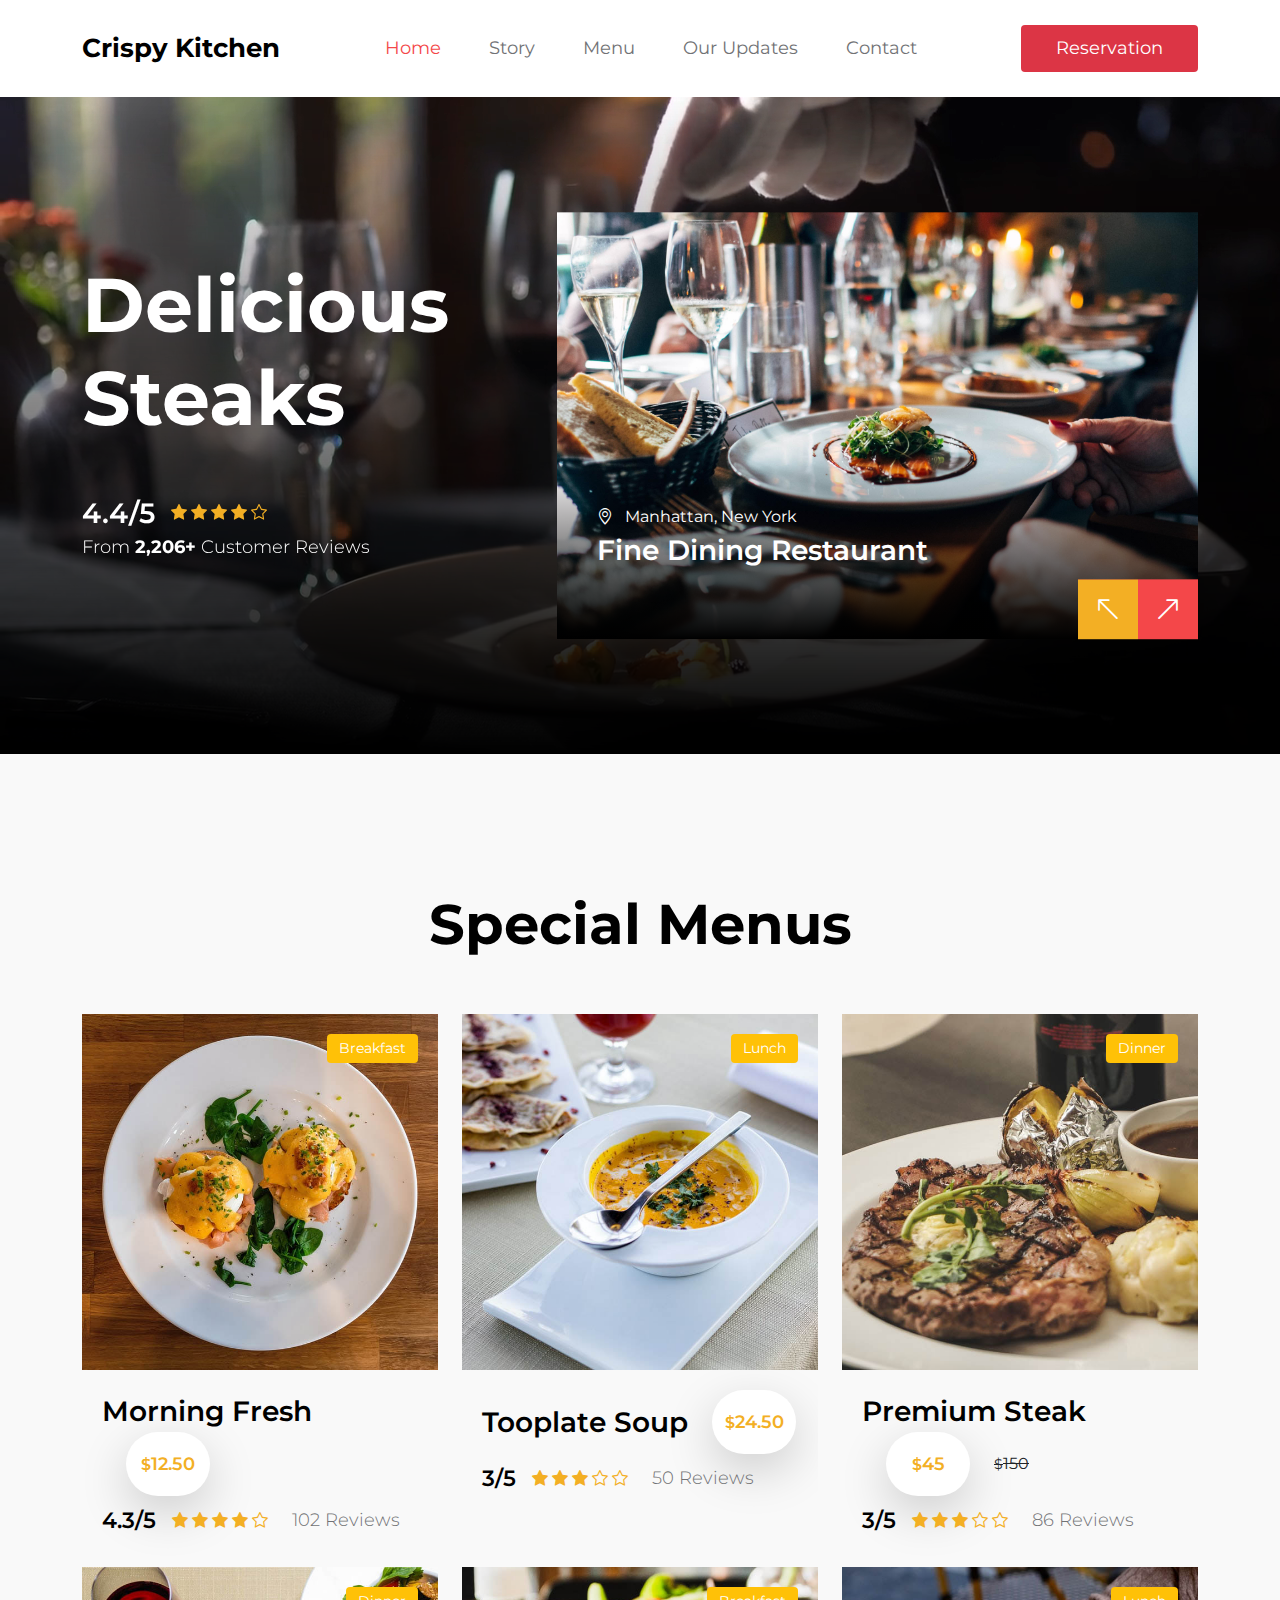
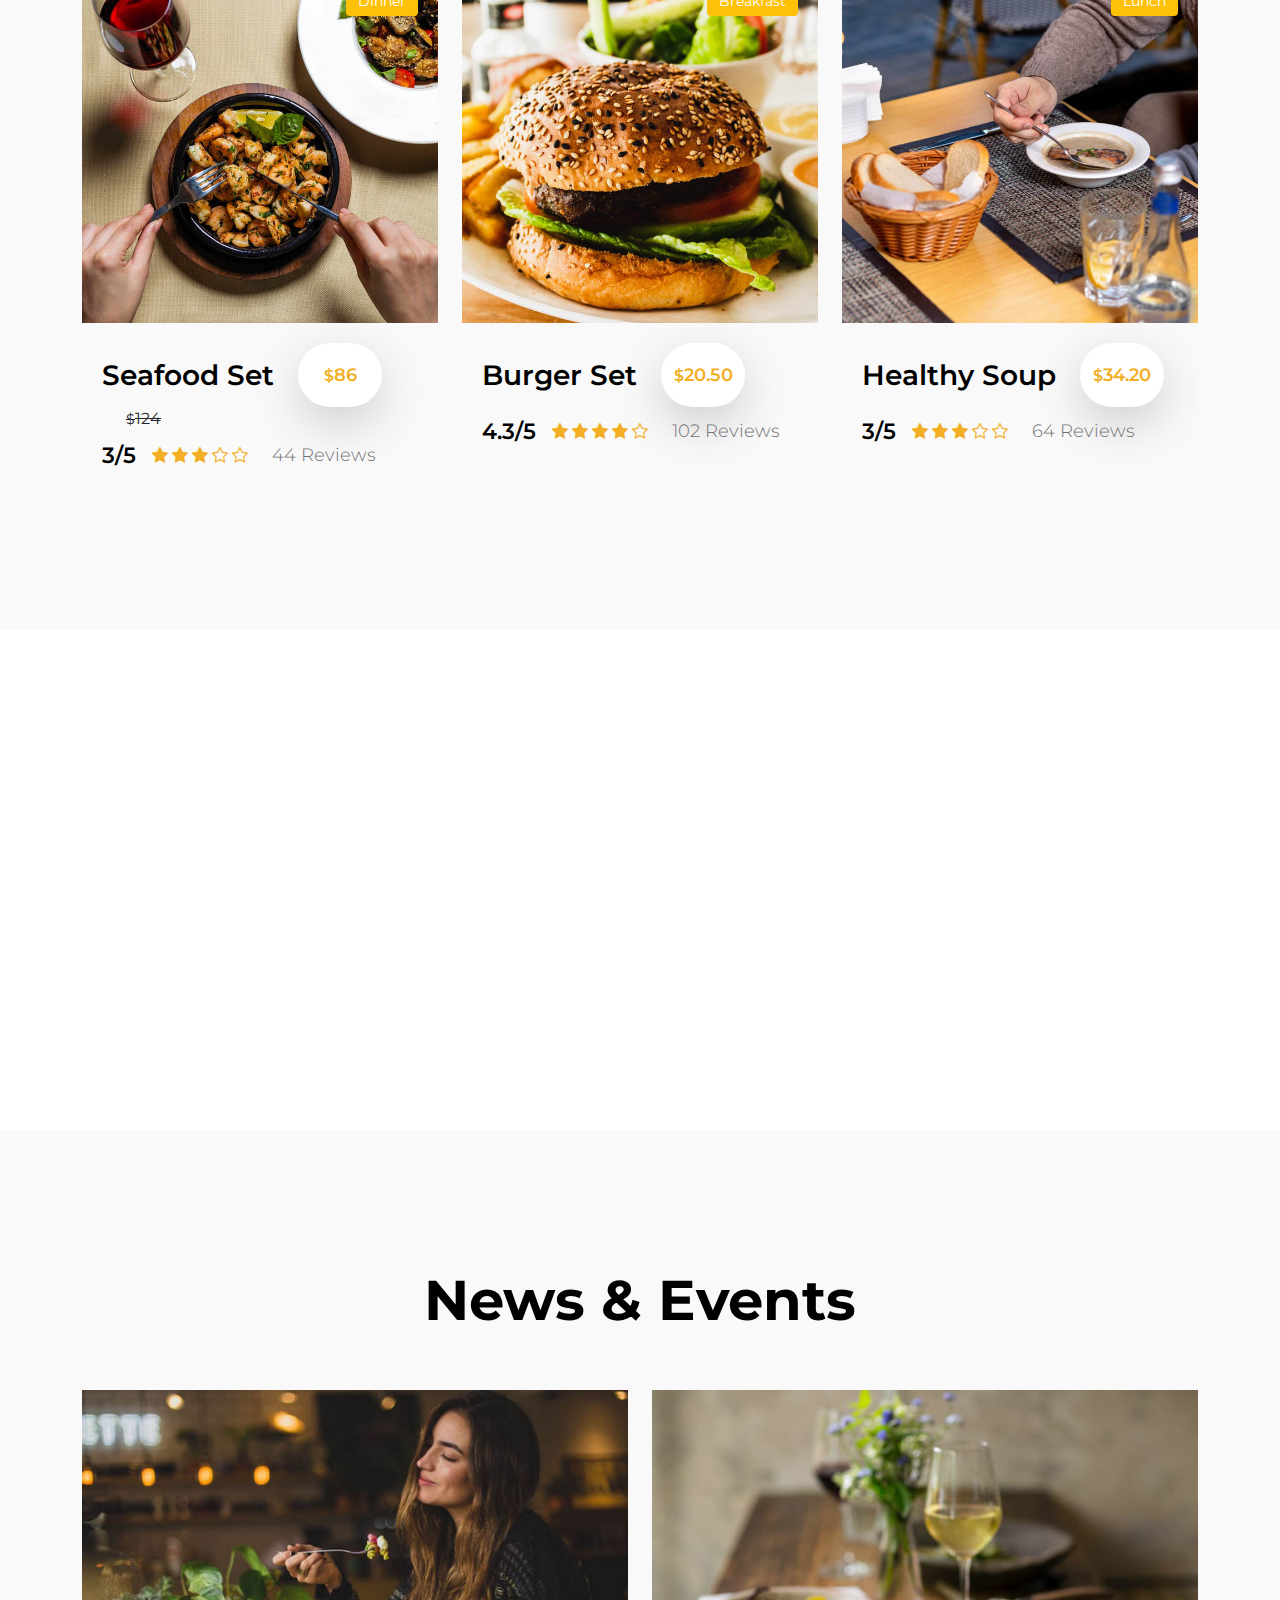
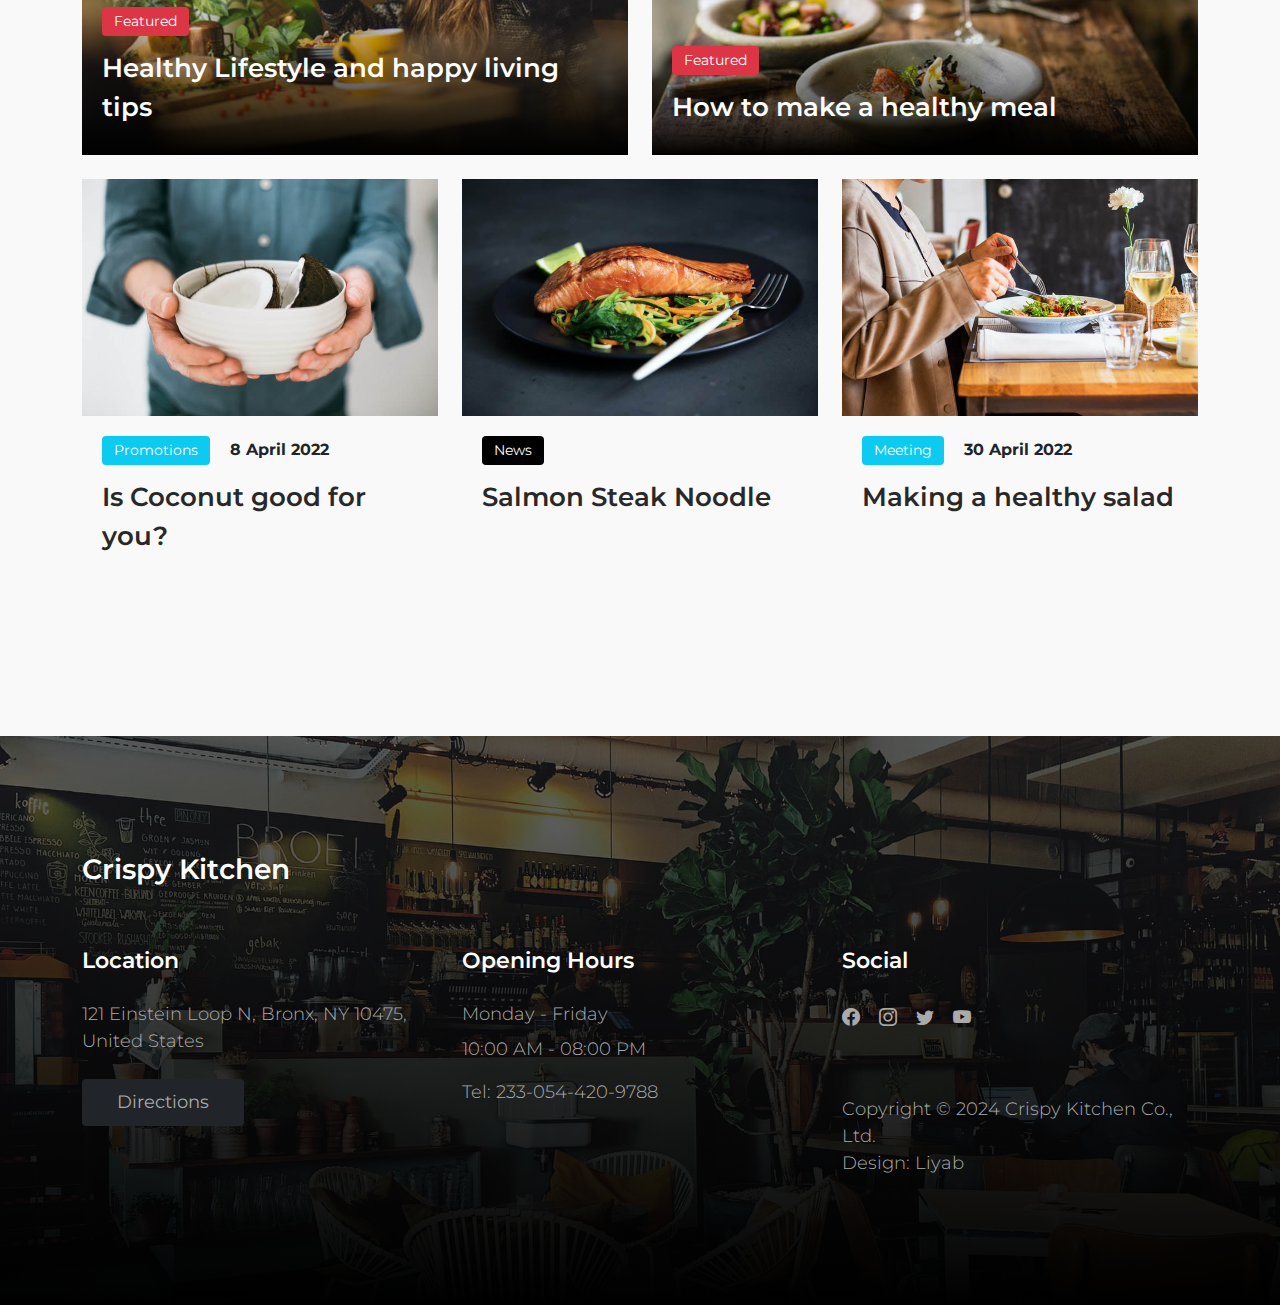
<file: index.html>
<!doctype html>
<html lang="en">
    <head>
        <meta charset="utf-8">
        <meta name="viewport" content="width=device-width, initial-scale=1">

        <meta name="description" content="">
        <meta name="author" content="">

        <title>Crispy Kitchen</title>

        <!-- CSS FILES -->    
        <link rel="preconnect" href="https://fonts.googleapis.com">
        
        <link rel="preconnect" href="https://fonts.gstatic.com" crossorigin>
        
        <link href="https://fonts.googleapis.com/css2?family=Montserrat:wght@300;400;600;700&display=swap" rel="stylesheet">                    
        <link href="css/bootstrap.min.css" rel="stylesheet">

        <link href="css/bootstrap-icons.css" rel="stylesheet">

        <link href="css/tooplate-crispy-kitchen.css" rel="stylesheet">
        
<!--

 Crispy Kitchen

https://github.com/12liyab/kitchen/index.html-crispy-kitchen

-->
    </head>
    
    <body>
        
        <nav class="navbar navbar-expand-lg bg-white shadow-lg">
            <div class="container">
                <button class="navbar-toggler" type="button" data-bs-toggle="collapse" data-bs-target="#navbarNav" aria-controls="navbarNav" aria-expanded="false" aria-label="Toggle navigation">
                    <span class="navbar-toggler-icon"></span>
                </button>
                
                <a class="navbar-brand" href="index.html">
                    Crispy Kitchen
                </a>

                <div class="d-lg-none">
                    <button type="button" class="custom-btn btn btn-danger" data-bs-toggle="modal" data-bs-target="#BookingModal">Reservation</button>
                </div>

                <div class="collapse navbar-collapse" id="navbarNav">
                    <ul class="navbar-nav mx-auto">
                        <li class="nav-item">
                            <a class="nav-link active" href="index.html">Home</a>
                        </li>

                        <li class="nav-item">
                            <a class="nav-link" href="about.html">Story</a>
                        </li>

                        <li class="nav-item">
                            <a class="nav-link" href="menu.html">Menu</a>
                        </li>

                        <li class="nav-item">
                            <a class="nav-link" href="news.html">Our Updates</a>
                        </li>

                        <li class="nav-item">
                            <a class="nav-link" href="contact.html">Contact</a>
                        </li>
                    </ul>
                </div>

                <div class="d-none d-lg-block">
                    <button type="button" class="custom-btn btn btn-danger" data-bs-toggle="modal" data-bs-target="#BookingModal">Reservation</button>
                </div>

            </div>
        </nav>

        <main>

            <section class="hero">
                <div class="container">
                    <div class="row">

                        <div class="col-lg-5 col-12 m-auto">
                            <div class="heroText">

                                <h1 class="text-white mb-lg-5 mb-3">Delicious Steaks</h1>

                                <div class="c-reviews my-3 d-flex flex-wrap align-items-center">
                                    <div class="d-flex flex-wrap align-items-center">
                                        <h4 class="text-white mb-0 me-3">4.4/5</h4>

                                        <div class="reviews-stars">
                                            <i class="bi-star-fill reviews-icon"></i>
                                            <i class="bi-star-fill reviews-icon"></i>
                                            <i class="bi-star-fill reviews-icon"></i>
                                            <i class="bi-star-fill reviews-icon"></i>
                                            <i class="bi-star reviews-icon"></i>
                                        </div>
                                    </div>

                                    <p class="text-white w-100">From <strong>2,206+</strong> Customer Reviews</p>
                                </div>
                            </div>
                        </div>

                        <div class="col-lg-7 col-12">
                            <div id="carouselExampleCaptions" class="carousel carousel-fade hero-carousel slide" data-bs-ride="carousel">
                                <div class="carousel-inner">
                                    <div class="carousel-item active">
                                        <div class="carousel-image-wrap">
                                            <img src="images/slide/jay-wennington-N_Y88TWmGwA-unsplash.jpg" class="img-fluid carousel-image" alt="">
                                        </div>
                                        
                                        <div class="carousel-caption">
                                            <span class="text-white">
                                                <i class="bi-geo-alt me-2"></i>
                                                Manhattan, New York
                                            </span>

                                            <h4 class="hero-text">Fine Dining Restaurant</h4>
                                        </div>
                                    </div>

                                    <div class="carousel-item">
                                        <div class="carousel-image-wrap">
                                            <img src="images/slide/jason-leung-O67LZfeyYBk-unsplash.jpg" class="img-fluid carousel-image" alt="">
                                        </div>
                                        
                                        <div class="carousel-caption">
                                            <div class="d-flex align-items-center">
                                                <h4 class="hero-text">Steak</h4>

                                                <span class="price-tag ms-4"><small>$</small>26.50</span>
                                            </div>

                                            <div class="d-flex flex-wrap align-items-center">
                                                <h5 class="reviews-text mb-0 me-3">3.8/5</h5>

                                                <div class="reviews-stars">
                                                    <i class="bi-star-fill reviews-icon"></i>
                                                    <i class="bi-star-fill reviews-icon"></i>
                                                    <i class="bi-star-fill reviews-icon"></i>
                                                    <i class="bi-star reviews-icon"></i>
                                                    <i class="bi-star reviews-icon"></i>
                                                </div>
                                            </div>
                                        </div>
                                    </div>

                                    <div class="carousel-item">
                                        <div class="carousel-image-wrap">
                                            <img src="images/slide/ivan-torres-MQUqbmszGGM-unsplash.jpg" class="img-fluid carousel-image" alt="">
                                        </div>
                                        
                                        <div class="carousel-caption">
                                            <div class="d-flex align-items-center">
                                                <h4 class="hero-text">Sausage Pasta</h4>

                                                <span class="price-tag ms-4"><small>$</small>18.25</span>
                                            </div>

                                            <div class="d-flex flex-wrap align-items-center">
                                                <h5 class="reviews-text mb-0 me-3">4.2/5</h5>

                                                <div class="reviews-stars">
                                                    <i class="bi-star-fill reviews-icon"></i>
                                                    <i class="bi-star-fill reviews-icon"></i>
                                                    <i class="bi-star-fill reviews-icon"></i>
                                                    <i class="bi-star-fill reviews-icon"></i>
                                                    <i class="bi-star reviews-icon"></i>
                                                </div>
                                            </div>
                                        </div>
                                    </div>
                                </div>

                                <button class="carousel-control-prev" type="button" data-bs-target="#carouselExampleCaptions" data-bs-slide="prev">
                                    <span class="carousel-control-prev-icon" aria-hidden="true"></span>
                                    <span class="visually-hidden">Previous</span>
                                </button>

                                <button class="carousel-control-next" type="button" data-bs-target="#carouselExampleCaptions" data-bs-slide="next">
                                    <span class="carousel-control-next-icon" aria-hidden="true"></span>
                                    <span class="visually-hidden">Next</span>
                                </button>
                            </div>
                        </div>

                    </div>
                </div>

                <div class="video-wrap">
                    <video autoplay="" loop="" muted="" class="custom-video" poster="">
                        <source src="video/production_ID_3769033.mp4" type="video/mp4">
                        	Your browser does not support the video tag.
                    	</video>
                </div>

                <div class="overlay"></div>
            </section>

            <section class="menu section-padding">
                <div class="container">
                    <div class="row">

                        <div class="col-12">
                            <h2 class="text-center mb-lg-5 mb-4">Special Menus</h2>
                        </div>

                        <div class="col-lg-4 col-md-6 col-12">
                            <div class="menu-thumb">
                                <div class="menu-image-wrap">
                                    <img src="images/breakfast/brett-jordan-8xt8-HIFqc8-unsplash.jpg" class="img-fluid menu-image" alt="">

                                    <span class="menu-tag bg-warning">Breakfast</span>
                                </div>

                                <div class="menu-info d-flex flex-wrap align-items-center">
                                    <h4 class="mb-0">Morning Fresh</h4>

                                    <span class="price-tag bg-white shadow-lg ms-4"><small>$</small>12.50</span>

                                    <div class="d-flex flex-wrap align-items-center w-100 mt-2">
                                        <h6 class="reviews-text mb-0 me-3">4.3/5</h6>

                                        <div class="reviews-stars">
                                            <i class="bi-star-fill reviews-icon"></i>
                                            <i class="bi-star-fill reviews-icon"></i>
                                            <i class="bi-star-fill reviews-icon"></i>
                                            <i class="bi-star-fill reviews-icon"></i>
                                            <i class="bi-star reviews-icon"></i>
                                        </div>

                                        <p class="reviews-text mb-0 ms-4">102 Reviews</p>
                                    </div>
                                </div>
                            </div>
                        </div>

                        <div class="col-lg-4 col-md-6 col-12">
                            <div class="menu-thumb">
                                <div class="menu-image-wrap">
                                    <img src="images/lunch/farhad-ibrahimzade-MGKqxm6u2bc-unsplash.jpg" class="img-fluid menu-image" alt="">

                                    <span class="menu-tag bg-warning">Lunch</span>
                                </div>

                                <div class="menu-info d-flex flex-wrap align-items-center">
                                    <h4 class="mb-0">Tooplate Soup</h4>

                                    <span class="price-tag bg-white shadow-lg ms-4"><small>$</small>24.50</span>

                                    <div class="d-flex flex-wrap align-items-center w-100 mt-2">
                                        <h6 class="reviews-text mb-0 me-3">3/5</h6>

                                        <div class="reviews-stars">
                                            <i class="bi-star-fill reviews-icon"></i>
                                            <i class="bi-star-fill reviews-icon"></i>
                                            <i class="bi-star-fill reviews-icon"></i>
                                            <i class="bi-star reviews-icon"></i>
                                            <i class="bi-star reviews-icon"></i>
                                        </div>

                                        <p class="reviews-text mb-0 ms-4">50 Reviews</p>
                                    </div>
                                </div>
                            </div>
                        </div>

                        <div class="col-lg-4 col-md-6 col-12">
                            <div class="menu-thumb">
                                <div class="menu-image-wrap">
                                    <img src="images/dinner/keriliwi-c3mFafsFz2w-unsplash.jpg" class="img-fluid menu-image" alt="">

                                    <span class="menu-tag bg-warning">Dinner</span>
                                </div>

                                <div class="menu-info d-flex flex-wrap align-items-center">
                                    <h4 class="mb-0">Premium Steak</h4>

                                    <span class="price-tag bg-white shadow-lg ms-4"><small>$</small>45</span>

                                    <del class="ms-4"><small>$</small>150</del>

                                    <div class="d-flex flex-wrap align-items-center w-100 mt-2">
                                        <h6 class="reviews-text mb-0 me-3">3/5</h6>

                                        <div class="reviews-stars">
                                            <i class="bi-star-fill reviews-icon"></i>
                                            <i class="bi-star-fill reviews-icon"></i>
                                            <i class="bi-star-fill reviews-icon"></i>
                                            <i class="bi-star reviews-icon"></i>
                                            <i class="bi-star reviews-icon"></i>
                                        </div>

                                        <p class="reviews-text mb-0 ms-4">86 Reviews</p>
                                    </div>
                                </div>
                            </div>
                        </div>

                        <div class="col-lg-4 col-md-6 col-12">
                            <div class="menu-thumb">
                                <div class="menu-image-wrap">
                                    <img src="images/dinner/farhad-ibrahimzade-ZipYER3NLhY-unsplash.jpg" class="img-fluid menu-image" alt="">

                                    <span class="menu-tag bg-warning">Dinner</span>
                                </div>

                                <div class="menu-info d-flex flex-wrap align-items-center">
                                    <h4 class="mb-0">Seafood Set</h4>

                                    <span class="price-tag bg-white shadow-lg ms-4"><small>$</small>86</span>

                                    <del class="ms-4"><small>$</small>124</del>

                                    <div class="d-flex flex-wrap align-items-center w-100 mt-2">
                                        <h6 class="reviews-text mb-0 me-3">3/5</h6>

                                        <div class="reviews-stars">
                                            <i class="bi-star-fill reviews-icon"></i>
                                            <i class="bi-star-fill reviews-icon"></i>
                                            <i class="bi-star-fill reviews-icon"></i>
                                            <i class="bi-star reviews-icon"></i>
                                            <i class="bi-star reviews-icon"></i>
                                        </div>

                                        <p class="reviews-text mb-0 ms-4">44 Reviews</p>
                                    </div>
                                </div>
                            </div>
                        </div>

                        <div class="col-lg-4 col-md-6 col-12">
                            <div class="menu-thumb">
                                <div class="menu-image-wrap">
                                    <img src="images/breakfast/louis-hansel-dphM2U1xq0U-unsplash.jpg" class="img-fluid menu-image" alt="">

                                    <span class="menu-tag bg-warning">Breakfast</span>
                                </div>

                                <div class="menu-info d-flex flex-wrap align-items-center">
                                    <h4 class="mb-0">Burger Set</h4>

                                    <span class="price-tag bg-white shadow-lg ms-4"><small>$</small>20.50</span>

                                    <div class="d-flex flex-wrap align-items-center w-100 mt-2">
                                        <h6 class="reviews-text mb-0 me-3">4.3/5</h6>

                                        <div class="reviews-stars">
                                            <i class="bi-star-fill reviews-icon"></i>
                                            <i class="bi-star-fill reviews-icon"></i>
                                            <i class="bi-star-fill reviews-icon"></i>
                                            <i class="bi-star-fill reviews-icon"></i>
                                            <i class="bi-star reviews-icon"></i>
                                        </div>

                                        <p class="reviews-text mb-0 ms-4">102 Reviews</p>
                                    </div>
                                </div>
                            </div>
                        </div>

                        <div class="col-lg-4 col-md-6 col-12">
                            <div class="menu-thumb">
                                <div class="menu-image-wrap">
                                    <img src="images/lunch/farhad-ibrahimzade-D5c9ZciQy_I-unsplash.jpg" class="img-fluid menu-image" alt="">

                                    <span class="menu-tag bg-warning">Lunch</span>
                                </div>

                                <div class="menu-info d-flex flex-wrap align-items-center">
                                    <h4 class="mb-0">Healthy Soup</h4>

                                    <span class="price-tag bg-white shadow-lg ms-4"><small>$</small>34.20</span>

                                    <div class="d-flex flex-wrap align-items-center w-100 mt-2">
                                        <h6 class="reviews-text mb-0 me-3">3/5</h6>

                                        <div class="reviews-stars">
                                            <i class="bi-star-fill reviews-icon"></i>
                                            <i class="bi-star-fill reviews-icon"></i>
                                            <i class="bi-star-fill reviews-icon"></i>
                                            <i class="bi-star reviews-icon"></i>
                                            <i class="bi-star reviews-icon"></i>
                                        </div>

                                        <p class="reviews-text mb-0 ms-4">64 Reviews</p>
                                    </div>
                                </div>
                            </div>
                        </div>

                    </div>
                </div>
            </section>

            <section class="BgImage"></section>

            <section class="news section-padding">
                <div class="container">
                    <div class="row">

                        <h2 class="text-center mb-lg-5 mb-4">News &amp; Events</h2>

                        <div class="col-lg-6 col-md-6 col-12">
                            <div class="news-thumb mb-4">
                                <a href="news-detail.html">
                                    <img src="images/news/pablo-merchan-montes-Orz90t6o0e4-unsplash.jpg" class="img-fluid news-image" alt="">
                                </a>
                                
                                <div class="news-text-info news-text-info-large">
                                    <span class="category-tag bg-danger">Featured</span>

                                    <h5 class="news-title mt-2">
                                        <a href="news-detail.html" class="news-title-link">Healthy Lifestyle and happy living tips</a>
                                    </h5>
                                </div>
                            </div> 
                        </div>

                        <div class="col-lg-6 col-md-6 col-12">
                            <div class="news-thumb mb-4">
                                <a href="news-detail.html">
                                    <img src="images/news/stefan-johnson-xIFbDeGcy44-unsplash.jpg" class="img-fluid news-image" alt="">
                                </a>
                                
                                <div class="news-text-info news-text-info-large">
                                    <span class="category-tag bg-danger">Featured</span>

                                    <h5 class="news-title mt-2">
                                        <a href="news-detail.html" class="news-title-link">How to make a healthy meal</a>
                                    </h5>
                                </div>
                            </div> 
                        </div>

                        <div class="col-lg-4 col-md-4 col-12">
                            <div class="news-thumb mb-lg-0 mb-lg-4 mb-0">
                                <a href="news-detail.html">
                                    <img src="images/news/gilles-lambert-S_LhjpfIdm4-unsplash.jpg" class="img-fluid news-image" alt="">
                                </a>
                                
                                <div class="news-text-info">
                                    <span class="category-tag me-3 bg-info">Promotions</span>

                                    <strong>8 April 2022</strong>

                                    <h5 class="news-title mt-2">
                                        <a href="news-detail.html" class="news-title-link">Is Coconut good for you?</a>
                                    </h5>
                                </div>
                            </div> 
                        </div>

                        <div class="col-lg-4 col-md-4 col-12">
                            <div class="news-thumb mb-lg-0 mb-lg-4 mb-2">
                                <a href="news-detail.html">
                                    <img src="images/news/caroline-attwood-bpPTlXWTOvg-unsplash.jpg" class="img-fluid news-image" alt="">
                                </a>
                                
                                <div class="news-text-info">
                                    <span class="category-tag">News</span>

                                    <h5 class="news-title mt-2">
                                        <a href="news-detail.html" class="news-title-link">Salmon Steak Noodle</a>
                                    </h5>
                                </div>
                            </div> 
                        </div>

                        <div class="col-lg-4 col-md-6 col-12">
                            <div class="news-thumb mb-4">
                                <a href="news-detail.html">
                                    <img src="images/news/louis-hansel-GiIiRV0FjwU-unsplash.jpg" class="img-fluid news-image" alt="">
                                </a>
                                
                                <div class="news-text-info">
                                    <span class="category-tag me-3 bg-info">Meeting</span>

                                    <strong>30 April 2022</strong>

                                    <h5 class="news-title mt-2">
                                        <a href="news-detail.html" class="news-title-link">Making a healthy salad</a>
                                    </h5>
                                </div>
                            </div> 
                        </div>

                    </div>
                </div>
            </section>

        </main>

        <footer class="site-footer section-padding">
            
            <div class="container">
                
                <div class="row">

                    <div class="col-12">
                        <h4 class="text-white mb-4 me-5">Crispy Kitchen</h4>
                    </div>

                    <div class="col-lg-4 col-md-7 col-xs-12 tooplate-mt30">
                        <h6 class="text-white mb-lg-4 mb-3">Location</h6>

                        <p>121 Einstein Loop N, Bronx, NY 10475, United States</p>

                        <a href="https://goo.gl/maps/wZVGLA7q64uC1s886" class="custom-btn btn btn-dark mt-2">Directions</a>
                    </div>

                    <div class="col-lg-4 col-md-5 col-xs-12 tooplate-mt30">
                        <h6 class="text-white mb-lg-4 mb-3">Opening Hours</h6>

                        <p class="mb-2">Monday - Friday</p>

                        <p>10:00 AM - 08:00 PM</p>

                        <p>Tel: <a href="tel: 010-02-0340" class="tel-link">233-054-420-9788</a></p>
                    </div>

                    <div class="col-lg-4 col-md-6 col-xs-12 tooplate-mt30">
                        <h6 class="text-white mb-lg-4 mb-3">Social</h6>

                        <ul class="social-icon">
                            <li><a href="#" class="social-icon-link bi-facebook"></a></li>

                            <li><a href="#" class="social-icon-link bi-instagram"></a></li>

                            <li><a href="https://twitter.com/search?q=tooplate.com&src=typed_query&f=live" target="_blank"
                            	 class="social-icon-link bi-twitter"></a></li>

                            <li><a href="#" class="social-icon-link bi-youtube"></a></li>
                        </ul>
                    
                        <p class="copyright-text tooplate-mt60">Copyright © 2024 Crispy Kitchen Co., Ltd.
                        <br>Design: <a rel="nofollow" href="https://github.com/12liyab" target="_blank">Liyab</a></p>
                        
                    </div>

                </div><!-- row ending -->
                
             </div><!-- container ending -->
             
        </footer>

        <!-- Modal -->
        <div class="modal fade" id="BookingModal" tabindex="-1" aria-labelledby="BookingModal" aria-hidden="true">
            <div class="modal-dialog modal-dialog-centered modal-xl">
                <div class="modal-content">
                    <div class="modal-header">
                        <h3 class="mb-0">Reserve a table</h3>

                        <button type="button" class="btn-close" data-bs-dismiss="modal" aria-label="Close"></button>
                    </div>

                    <div class="modal-body d-flex flex-column justify-content-center">
                        <div class="booking">
                            
                            <form class="booking-form row" role="form" action="#" method="post">
                                <div class="col-lg-6 col-12">
                                    <label for="name" class="form-label">Full Name</label>

                                    <input type="text" name="name" id="name" class="form-control" placeholder="Your Name" required>
                                </div>

                                <div class="col-lg-6 col-12">
                                    <label for="email" class="form-label">Email Address</label>

                                    <input type="email" name="email" id="email" pattern="[^ @]*@[^ @]*" class="form-control" placeholder="your@email.com" required>
                                </div>

                                <div class="col-lg-6 col-12">
                                    <label for="phone" class="form-label">Phone Number</label>

                                    <input type="telephone" name="phone" id="phone" pattern="[0-9]{3}-[0-9]{3}-[0-9]{4}" class="form-control" placeholder="123-456-7890">
                                </div>

                                <div class="col-lg-6 col-12">
                                    <label for="people" class="form-label">Number of persons</label>

                                    <input type="text" name="people" id="people" class="form-control" placeholder="12 persons">
                                </div>

                                <div class="col-lg-6 col-12">
                                    <label for="date" class="form-label">Date</label>

                                    <input type="date" name="date" id="date" value="" class="form-control">
                                </div>

                                <div class="col-lg-6 col-12">
                                    <label for="time" class="form-label">Time</label>

                                    <select class="form-select form-control" name="time" id="time">
                                      <option value="5" selected>5:00 PM</option>
                                      <option value="6">6:00 PM</option>
                                      <option value="7">7:00 PM</option>
                                      <option value="8">8:00 PM</option>
                                      <option value="9">9:00 PM</option>
                                    </select>
                                </div>

                                <div class="col-12">
                                    <label for="message" class="form-label">Special Request</label>

                                    <textarea class="form-control" rows="4" id="message" name="message" placeholder=""></textarea>
                                </div>

                                <div class="col-lg-4 col-12 ms-auto">
                                    <button type="submit" class="form-control">Submit Request</button>
                                </div>
                            </form>
                        </div>
                    </div>

                    <div class="modal-footer"></div>
                    
                </div>
                
            </div>
        </div>

        <!-- JAVASCRIPT FILES -->
        <script src="js/jquery.min.js"></script>
        <script src="js/bootstrap.bundle.min.js"></script>
        <script src="js/custom.js"></script>

    </body>
</html>
</file>
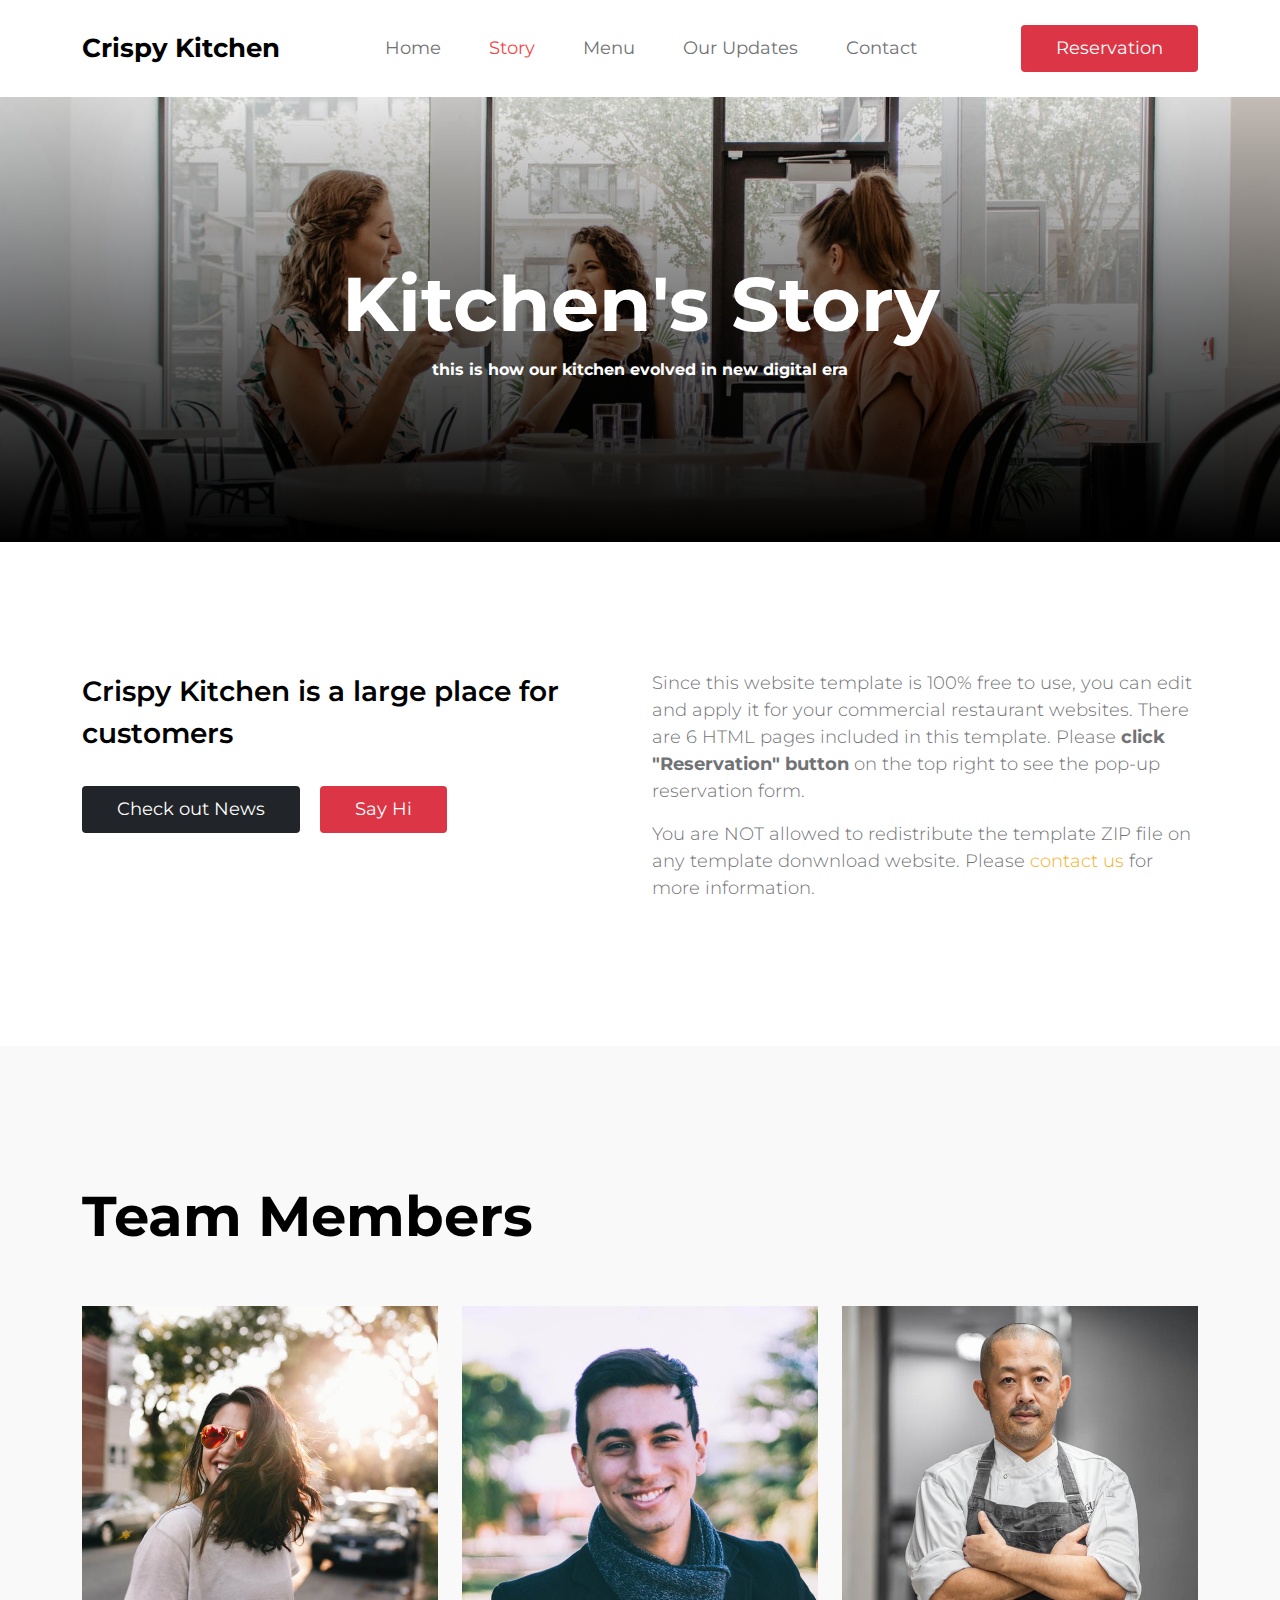
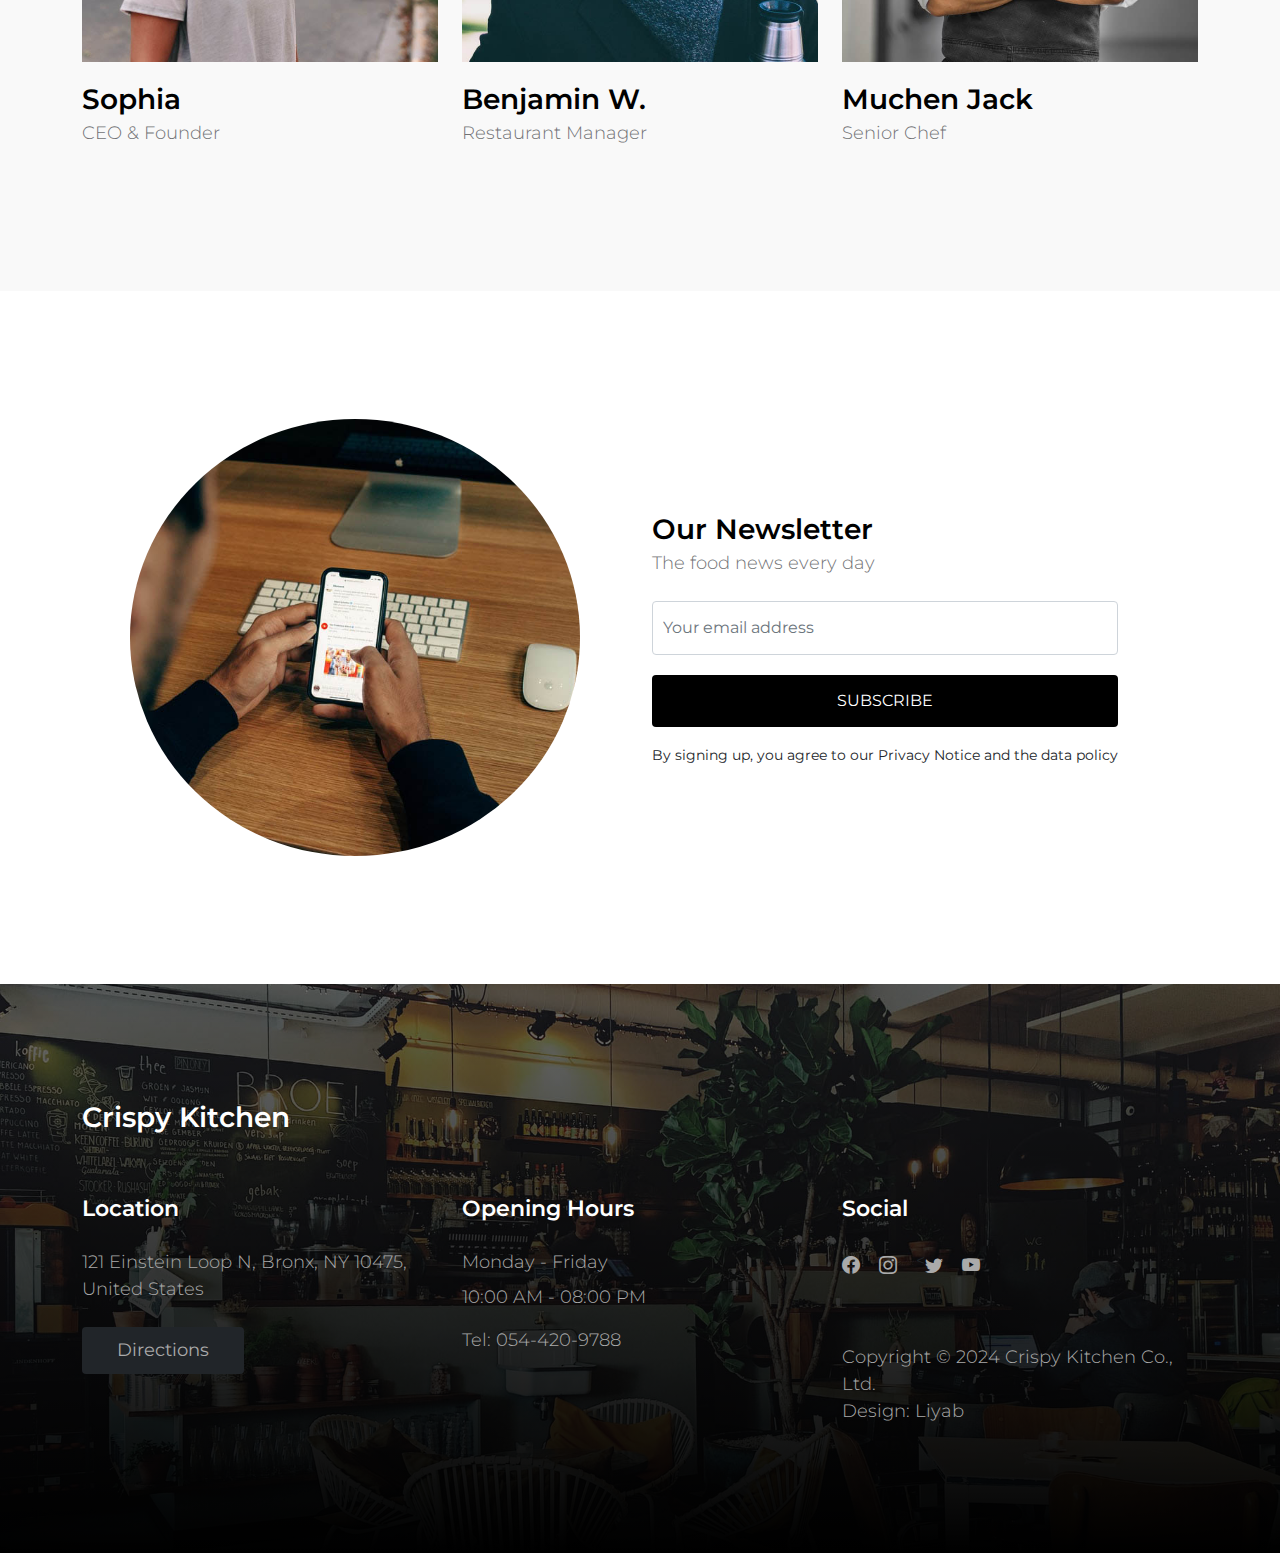
<file: about.html>
<!doctype html>
<html lang="en">
    <head>
        <meta charset="utf-8">
        <meta name="viewport" content="width=device-width, initial-scale=1">

        <meta name="description" content="">
        <meta name="author" content="">

        <title>About Crispy Kitchen</title>

        <!-- CSS FILES -->        
        <link rel="preconnect" href="https://fonts.googleapis.com">
        
        <link rel="preconnect" href="https://fonts.gstatic.com" crossorigin>
        
        <link href="https://fonts.googleapis.com/css2?family=Montserrat:wght@300;400;600;700&display=swap" rel="stylesheet">                
        <link href="css/bootstrap.min.css" rel="stylesheet">

        <link href="css/bootstrap-icons.css" rel="stylesheet">

        <link href="css/tooplate-crispy-kitchen.css" rel="stylesheet">
<!--

 Crispy Kitchen

https://github.com/12liyab/view/2129-crispy-kitchen

-->
    </head>
    
    <body>
        
        <nav class="navbar navbar-expand-lg bg-white shadow-lg">
            <div class="container">
                <button class="navbar-toggler" type="button" data-bs-toggle="collapse" data-bs-target="#navbarNav" aria-controls="navbarNav" aria-expanded="false" aria-label="Toggle navigation">
                    <span class="navbar-toggler-icon"></span>
                </button>
                
                <a class="navbar-brand" href="index.html">
                    Crispy Kitchen
                </a>

                <div class="d-lg-none">
                    <button type="button" class="custom-btn btn btn-danger" data-bs-toggle="modal" data-bs-target="#BookingModal">Reservation</button>
                </div>

                <div class="collapse navbar-collapse" id="navbarNav">
                    <ul class="navbar-nav mx-auto">
                        <li class="nav-item">
                            <a class="nav-link" href="index.html">Home</a>
                        </li>

                        <li class="nav-item">
                            <a class="nav-link active" href="about.html">Story</a>
                        </li>

                        <li class="nav-item">
                            <a class="nav-link" href="menu.html">Menu</a>
                        </li>

                        <li class="nav-item">
                            <a class="nav-link" href="news.html">Our Updates</a>
                        </li>

                        <li class="nav-item">
                            <a class="nav-link" href="contact.html">Contact</a>
                        </li>
                    </ul>
                </div>

                <div class="d-none d-lg-block">
                    <button type="button" class="custom-btn btn btn-danger" data-bs-toggle="modal" data-bs-target="#BookingModal">Reservation</button>
                </div>

            </div>
        </nav>

        <main>

            <header class="site-header site-about-header">
                <div class="container">
                    <div class="row">

                        <div class="col-lg-10 col-12 mx-auto">
                            <h1 class="text-white">Kitchen's Story</h1>

                            <strong class="text-white">this is how our kitchen evolved in new digital era</strong>
                        </div>

                    </div>
                </div>

                <div class="overlay"></div>
            </header>

            <section class="about section-padding bg-white">
                <div class="container">
                    <div class="row">

                        <div class="col-lg-6 col-12 mb-2">
                            <h4 class="mb-3">Crispy Kitchen is a large place for customers </h4>

                            <a href="news.html" class="custom-btn btn btn-dark mt-3">Check out News</a>

                            <a href="contact.html" class="custom-btn btn btn-danger mt-3 ms-3">Say Hi</a>
                        </div>

                        <div class="col-lg-6 col-12">
                        
                        	<p>Since this website template is 100% free to use, you can edit and apply it for your commercial restaurant websites. There are 6 HTML pages included in this template. Please <strong>click "Reservation" button</strong> on the top right to see the pop-up reservation form.</p>
                        
                            <p>You are NOT allowed to redistribute the template ZIP file on any template donwnload website. Please <a href="https://www.tooplate.com/contact" target="_blank">contact us</a> for more information.</p>

                        </div>

                    </div>
                </div>
            </section>

            <section class="about section-padding">
                <div class="container">
                    <div class="row">

                        <div class="col-12">
                            <h2 class="mb-5">Team Members</h2>
                        </div>

                        <div class="col-lg-4 col-12">
                            <div class="team-thumb">
                                <img src="images/team/matthew-hamilton-tNCH0sKSZbA-unsplash.jpg" class="img-fluid team-image" alt="">
                                
                                <div class="team-info">
                                    <h4 class="mt-3 mb-0">Sophia</h4>

                                    <p>CEO &amp; Founder</p>
                                </div>
                            </div>
                        </div>

                        <div class="col-lg-4 col-12 my-lg-0 my-4">
                            <div class="team-thumb">
                                <img src="images/team/nicolas-horn-MTZTGvDsHFY-unsplash.jpg" class="img-fluid team-image" alt="">

                                <h4 class="mt-3 mb-0">Benjamin W.</h4>

                                <p>Restaurant Manager</p>
                            </div>
                        </div>

                        <div class="col-lg-4 col-12">
                            <div class="team-thumb">
                                <img src="images/team/rc-cf-FMh5o5m5N9E-unsplash.jpg" class="img-fluid team-image" alt="">
                                
                                <h4 class="mt-3 mb-0">Muchen Jack</h4>

                                <p>Senior Chef</p>
                            </div>
                        </div>

                    </div>
                </div>
            </section>
            
            <section class="newsletter section-padding bg-white">
                <div class="container">
                    <div class="row">

                        <div class="col-lg-6 col-12">
                            <img src="images/charles-deluvio-FdDkfYFHqe4-unsplash.jpg" class="img-fluid newsletter-image" alt="">
                        </div>

                        <div class="col-lg-6 col-12 d-flex align-items-center mt-5 mt-lg-0 mx-auto">
                            <div class="subscribe-form-wrap">
                                <h4 class="mb-0">Our Newsletter</h4>

                                <p>The food news every day</p>

                                <form class="custom-form subscribe-form mt-4" role="form">
                                    <input type="email" name="subscribe-email" id="subscribe-email" pattern="[^ @]*@[^ @]*" class="form-control" placeholder="Your email address" required="">

                                    <button type="submit" class="form-control mb-3" id="subscribe">Subscribe</button>

                                    <small>By signing up, you agree to our Privacy Notice and the data policy</small>
                                    </div>
                                </form>
                            </div>
                        </div>

                    </div>
                </div>
            </section>

        </main>

        <footer class="site-footer section-padding">
            
            <div class="container">
                
                <div class="row">

                    <div class="col-12">
                        <h4 class="text-white mb-4 me-5">Crispy Kitchen</h4>
                    </div>

                    <div class="col-lg-4 col-md-7 col-xs-12 tooplate-mt30">
                        <h6 class="text-white mb-lg-4 mb-3">Location</h6>

                        <p>121 Einstein Loop N, Bronx, NY 10475, United States</p>

                        <a href="https://goo.gl/maps/wZVGLA7q64uC1s886" class="custom-btn btn btn-dark mt-2">Directions</a>
                    </div>

                    <div class="col-lg-4 col-md-5 col-xs-12 tooplate-mt30">
                        <h6 class="text-white mb-lg-4 mb-3">Opening Hours</h6>

                        <p class="mb-2">Monday - Friday</p>

                        <p>10:00 AM - 08:00 PM</p>

                        <p>Tel: <a href="tel:054-420-9788" class="tel-link">054-420-9788</a></p>
                    </div>

                    <div class="col-lg-4 col-md-6 col-xs-12 tooplate-mt30">
                        <h6 class="text-white mb-lg-4 mb-3">Social</h6>

                        <ul class="social-icon">
                            <li><a href="#" class="social-icon-link bi-facebook"></a></li>

                            <li><a href="#" class="social-icon-link bi-instagram"></a></li>

                            <<li><a href="https://twitter.com/search?q=tooplate.com&src=typed_query&f=live" target="_blank"
                            	 class="social-icon-link bi-twitter"></a></li>

                            <li><a href="#" class="social-icon-link bi-youtube"></a></li>
                        </ul>
                    
                        <p class="copyright-text tooplate-mt60">Copyright © 2024 Crispy Kitchen Co., Ltd.
                        <br>Design: <a rel="nofollow" href="https://github.com/12liyab" target="_blank">Liyab</a></p>
                        
                    </div>

                </div><!-- row ending -->
                
             </div><!-- container ending -->
             
        </footer>

        <!-- Modal -->
        <div class="modal fade" id="BookingModal" tabindex="-1" aria-labelledby="BookingModal" aria-hidden="true">
            <div class="modal-dialog modal-dialog-centered modal-xl">
                <div class="modal-content">
                    <div class="modal-header">
                        <h3 class="mb-0">Reserve a table</h3>

                        <button type="button" class="btn-close" data-bs-dismiss="modal" aria-label="Close"></button>
                    </div>

                    <div class="modal-body d-flex flex-column justify-content-center">
                        <div class="booking">
                            
                            <form class="booking-form row" role="form" action="#" method="post">
                                <div class="col-lg-6 col-12">
                                    <label for="name" class="form-label">Full Name</label>

                                    <input type="text" name="name" id="name" class="form-control" placeholder="Your Name" required>
                                </div>

                                <div class="col-lg-6 col-12">
                                    <label for="email" class="form-label">Email Address</label>

                                    <input type="email" name="email" id="email" pattern="[^ @]*@[^ @]*" class="form-control" placeholder="your@email.com" required>
                                </div>

                                <div class="col-lg-6 col-12">
                                    <label for="phone" class="form-label">Phone Number</label>

                                    <input type="telephone" name="phone" id="phone" pattern="[0-9]{3}-[0-9]{3}-[0-9]{4}" class="form-control" placeholder="123-456-7890">
                                </div>

                                <div class="col-lg-6 col-12">
                                    <label for="people" class="form-label">Number of persons</label>

                                    <input type="text" name="people" id="people" class="form-control" placeholder="12 persons">
                                </div>

                                <div class="col-lg-6 col-12">
                                    <label for="date" class="form-label">Date</label>

                                    <input type="date" name="date" id="date" value="" class="form-control">
                                </div>

                                <div class="col-lg-6 col-12">
                                    <label for="time" class="form-label">Time</label>

                                    <select class="form-select form-control" name="time" id="time">
                                      <option value="5" selected>5:00 PM</option>
                                      <option value="6">6:00 PM</option>
                                      <option value="7">7:00 PM</option>
                                      <option value="8">8:00 PM</option>
                                      <option value="9">9:00 PM</option>
                                    </select>
                                </div>

                                <div class="col-12">
                                    <label for="message" class="form-label">Special Request</label>

                                    <textarea class="form-control" rows="4" id="message" name="message" placeholder=""></textarea>
                                </div>

                                <div class="col-lg-4 col-12 ms-auto">
                                    <button type="submit" class="form-control">Submit Request</button>
                                </div>
                            </form>
                        </div>
                    </div>

                    <div class="modal-footer"></div>
                    
                </div>
                
            </div>
        </div>

        <!-- JAVASCRIPT FILES -->
        <script src="js/jquery.min.js"></script>
        <script src="js/bootstrap.bundle.min.js"></script>
        <script src="js/custom.js"></script>

    </body>
</html>
</file>
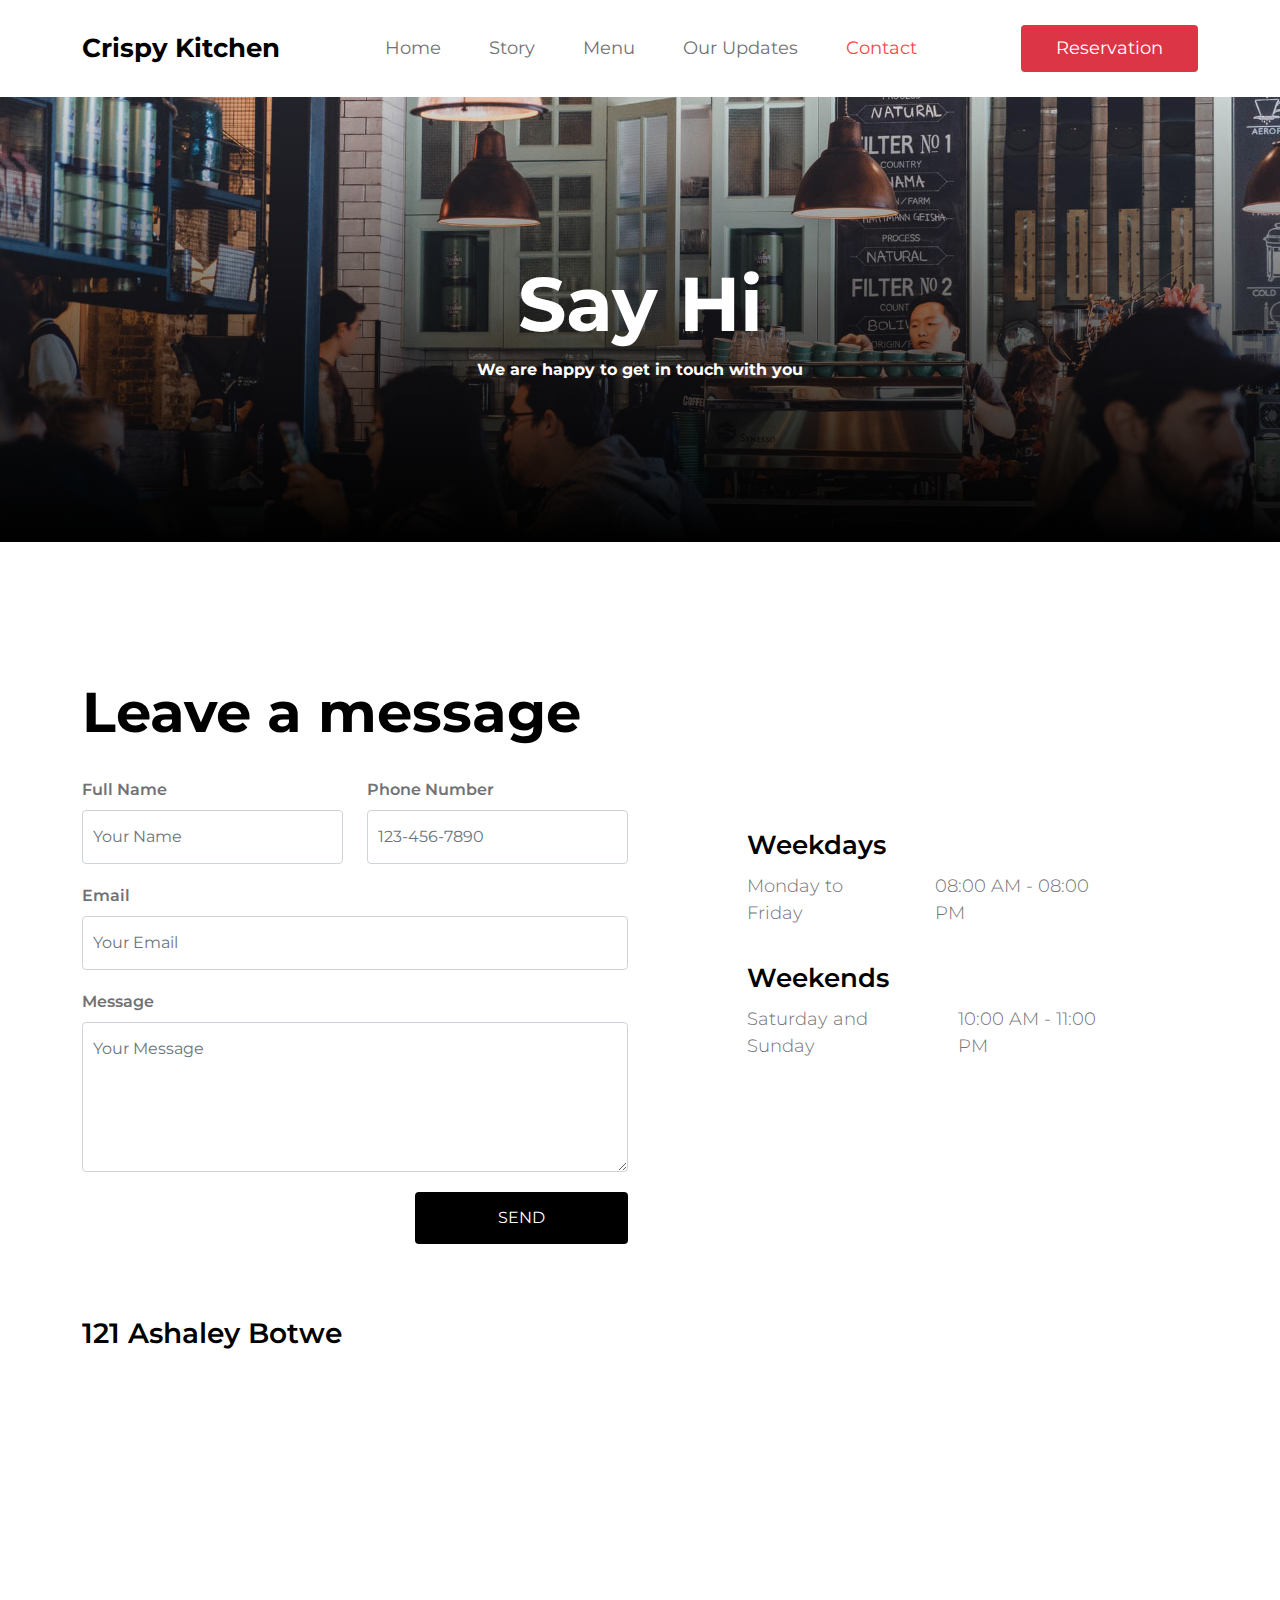
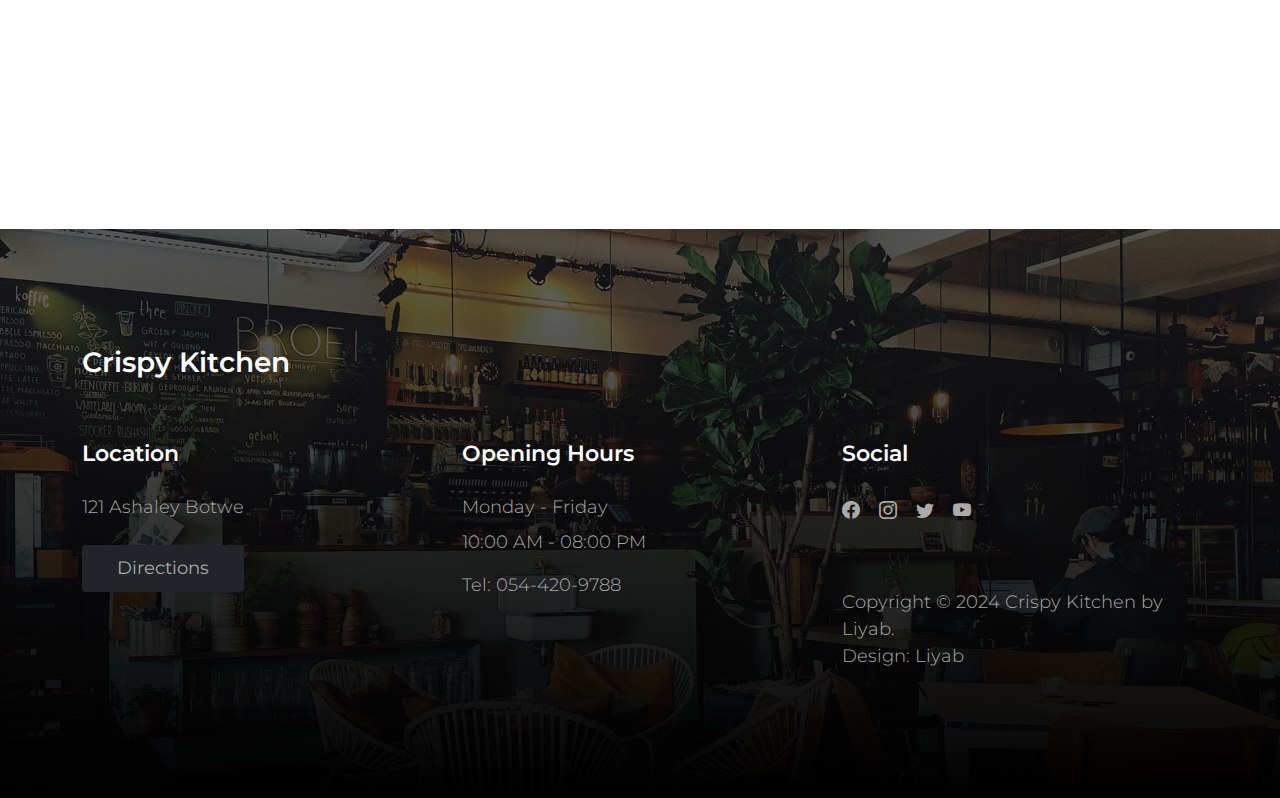
<file: contact.html>
<!doctype html>
<html lang="en">
    <head>
        <meta charset="utf-8">
        <meta name="viewport" content="width=device-width, initial-scale=1">

        <meta name="description" content="">
        <meta name="author" content="">

        <title>Crispy Kitchen - Contact Page</title>

        <!-- CSS FILES -->        
        <link rel="preconnect" href="https://fonts.googleapis.com">
        
        <link rel="preconnect" href="https://fonts.gstatic.com" crossorigin>
        
        <link href="https://fonts.googleapis.com/css2?family=Montserrat:wght@300;400;600;700&display=swap" rel="stylesheet">                
        <link href="css/bootstrap.min.css" rel="stylesheet">

        <link href="css/bootstrap-icons.css" rel="stylesheet">

        <link href="css/tooplate-crispy-kitchen.css" rel="stylesheet">
<!--

 Crispy Kitchen

https://github.com/12liyab/kitchen-crispy-kitchen

-->
    </head>
    
    <body>
        
        <nav class="navbar navbar-expand-lg bg-white shadow-lg">
            <div class="container">
                <button class="navbar-toggler" type="button" data-bs-toggle="collapse" data-bs-target="#navbarNav" aria-controls="navbarNav" aria-expanded="false" aria-label="Toggle navigation">
                    <span class="navbar-toggler-icon"></span>
                </button>
                
                <a class="navbar-brand" href="index.html">
                    Crispy Kitchen
                </a>

                <div class="d-lg-none">
                    <button type="button" class="custom-btn btn btn-danger" data-bs-toggle="modal" data-bs-target="#BookingModal">Reservation</button>
                </div>

                <div class="collapse navbar-collapse" id="navbarNav">
                    <ul class="navbar-nav mx-auto">
                        <li class="nav-item">
                            <a class="nav-link" href="index.html">Home</a>
                        </li>

                        <li class="nav-item">
                            <a class="nav-link" href="about.html">Story</a>
                        </li>

                        <li class="nav-item">
                            <a class="nav-link" href="menu.html">Menu</a>
                        </li>

                        <li class="nav-item">
                            <a class="nav-link" href="news.html">Our Updates</a>
                        </li>

                        <li class="nav-item">
                            <a class="nav-link active" href="contact.html">Contact</a>
                        </li>
                    </ul>
                </div>

                <div class="d-none d-lg-block">
                    <button type="button" class="custom-btn btn btn-danger" data-bs-toggle="modal" data-bs-target="#BookingModal">Reservation</button>
                </div>

            </div>
        </nav>

        <main>

            <header class="site-header site-contact-header">
                <div class="container">
                    <div class="row">

                        <div class="col-lg-10 col-12 mx-auto">
                            <h1 class="text-white">Say Hi</h1>

                            <strong class="text-white">We are happy to get in touch with you</strong>
                        </div>

                    </div>
                </div>
                
                <div class="overlay"></div>
            </header>

            <section class="contact section-padding">
                <div class="container">
                    <div class="row">

                        <div class="col-12">
                            <h2 class="mb-4">Leave a message</h2>
                        </div>

                        <div class="col-lg-6 col-12">
                            <form class="custom-form contact-form row" action="#" method="post" role="form">
                                <div class="col-lg-6 col-6">
                                    <label for="contact-name" class="form-label">Full Name</label>

                                    <input type="text" name="contact-name" id="contact-name" class="form-control" placeholder="Your Name" required>
                                </div>

                                <div class="col-lg-6 col-6">
                                    <label for="contact-phone" class="form-label">Phone Number</label>

                                    <input type="telephone" name="contact-phone" id="contact-phone" pattern="[0-9]{3}-[0-9]{3}-[0-9]{4}" class="form-control" placeholder="123-456-7890">
                                </div>

                                <div class="col-12">
                                    <label for="contact-email" class="form-label">Email</label>

                                    <input type="email" name="contact-email" id="contact-email" pattern="[^ @]*@[^ @]*" class="form-control" placeholder="Your Email" required="">

                                    <label for="contact-message" class="form-label">Message</label>

                                    <textarea class="form-control" rows="5" id="contact-message" name="contact-message" placeholder="Your Message"></textarea>
                                </div>

                                <div class="col-lg-5 col-12 ms-auto">
                                    <button type="submit" class="form-control">Send</button>
                                </div>
                            </form>
                        </div>

                        <div class="col-lg-4 col-12 mx-auto mt-lg-5 mt-4">

                            <h5>Weekdays</h5>

                            <div class="d-flex mb-lg-3">
                                <p>Monday to Friday</p>

                                <p class="ms-5">08:00 AM - 08:00 PM</p>
                            </div>

                            <h5>Weekends</h5>

                            <div class="d-flex">
                                <p>Saturday and Sunday</p>

                                <p class="ms-5">10:00 AM - 11:00 PM</p>
                            </div>
                        </div>

                        <div class="col-12">
                            <h4 class="mt-5 mb-4">121 Ashaley Botwe</h4>

                            <div class="google-map pt-3">
                                <iframe src="https://www.google.com/maps/embed?pb=!1m18!1m12!1m3!1d14920.891757756479!2d-73.83496372506556!3d40.8623107607295!2m3!1f0!2f0!3f0!3m2!1i1024!2i768!4f13.1!3m3!1m2!1s0x89c28cbc17f4a0c3%3A0x9ae0f1e804a817d!2s121%20Einstein%20Loop%20N%2C%20Bronx%2C%20NY%2010475%2C%20USA!5e0!3m2!1sen!2sth!4v1650470337727!5m2!1sen!2sth" width="100%" height="300" style="border:0;" allowfullscreen="" loading="lazy"></iframe>
                            </div>
                        </div>

                    </div>
                </div>
            </section>

        </main>

        <footer class="site-footer section-padding">
            
            <div class="container">
                
                <div class="row">

                    <div class="col-12">
                        <h4 class="text-white mb-4 me-5">Crispy Kitchen</h4>
                    </div>

                    <div class="col-lg-4 col-md-7 col-xs-12 tooplate-mt30">
                        <h6 class="text-white mb-lg-4 mb-3">Location</h6>

                        <p>121 Ashaley Botwe</p>

                        <a href="https://goo.gl/maps/wZVGLA7q64uC1s886" class="custom-btn btn btn-dark mt-2">Directions</a>
                    </div>

                    <div class="col-lg-4 col-md-5 col-xs-12 tooplate-mt30">
                        <h6 class="text-white mb-lg-4 mb-3">Opening Hours</h6>

                        <p class="mb-2">Monday - Friday</p>

                        <p>10:00 AM - 08:00 PM</p>

                        <p>Tel: <a href="tel: 054-420-9788" class="tel-link">054-420-9788</a></p>
                    </div>

                    <div class="col-lg-4 col-md-6 col-xs-12 tooplate-mt30">
                        <h6 class="text-white mb-lg-4 mb-3">Social</h6>

                        <ul class="social-icon">
                            <li><a href="#" class="social-icon-link bi-facebook"></a></li>

                            <li><a href="#" class="social-icon-link bi-instagram"></a></li>

                            <li><a href="https://twitter.com/search?q=tooplate.com&src=typed_query&f=live" target="_blank"
                            	 class="social-icon-link bi-twitter"></a></li>

                            <li><a href="#" class="social-icon-link bi-youtube"></a></li>
                        </ul>
                    
                        <p class="copyright-text tooplate-mt60">Copyright © 2024 Crispy Kitchen by Liyab.
                        <br>Design: <a rel="nofollow" href="https://www.tooplate.com/" target="_blank">Liyab</a></p>
                        
                    </div>

                </div><!-- row ending -->
                
             </div><!-- container ending -->
             
        </footer>

        <!-- Modal -->
        <div class="modal fade" id="BookingModal" tabindex="-1" aria-labelledby="BookingModal" aria-hidden="true">
            <div class="modal-dialog modal-dialog-centered modal-xl">
                <div class="modal-content">
                    <div class="modal-header">
                        <h3 class="mb-0">Reserve a table</h3>

                        <button type="button" class="btn-close" data-bs-dismiss="modal" aria-label="Close"></button>
                    </div>

                    <div class="modal-body d-flex flex-column justify-content-center">
                        <div class="booking">
                            
                            <form class="booking-form row" role="form" action="#" method="post">
                                <div class="col-lg-6 col-12">
                                    <label for="name" class="form-label">Full Name</label>

                                    <input type="text" name="name" id="name" class="form-control" placeholder="Your Name" required>
                                </div>

                                <div class="col-lg-6 col-12">
                                    <label for="email" class="form-label">Email Address</label>

                                    <input type="email" name="email" id="email" pattern="[^ @]*@[^ @]*" class="form-control" placeholder="your@email.com" required>
                                </div>

                                <div class="col-lg-6 col-12">
                                    <label for="phone" class="form-label">Phone Number</label>

                                    <input type="telephone" name="phone" id="phone" pattern="[0-9]{3}-[0-9]{3}-[0-9]{4}" class="form-control" placeholder="123-456-7890">
                                </div>

                                <div class="col-lg-6 col-12">
                                    <label for="people" class="form-label">Number of persons</label>

                                    <input type="text" name="people" id="people" class="form-control" placeholder="12 persons">
                                </div>

                                <div class="col-lg-6 col-12">
                                    <label for="date" class="form-label">Date</label>

                                    <input type="date" name="date" id="date" value="" class="form-control">
                                </div>

                                <div class="col-lg-6 col-12">
                                    <label for="time" class="form-label">Time</label>

                                    <select class="form-select form-control" name="time" id="time">
                                      <option value="5" selected>5:00 PM</option>
                                      <option value="6">6:00 PM</option>
                                      <option value="7">7:00 PM</option>
                                      <option value="8">8:00 PM</option>
                                      <option value="9">9:00 PM</option>
                                    </select>
                                </div>

                                <div class="col-12">
                                    <label for="message" class="form-label">Special Request</label>

                                    <textarea class="form-control" rows="4" id="message" name="message" placeholder=""></textarea>
                                </div>

                                <div class="col-lg-4 col-12 ms-auto">
                                    <button type="submit" class="form-control">Submit Request</button>
                                </div>
                            </form>
                        </div>
                    </div>

                    <div class="modal-footer"></div>
                    
                </div>
                
            </div>
        </div>

        <!-- JAVASCRIPT FILES -->
        <script src="js/jquery.min.js"></script>
        <script src="js/bootstrap.bundle.min.js"></script>
        <script src="js/custom.js"></script>

    </body>
</html>
</file>
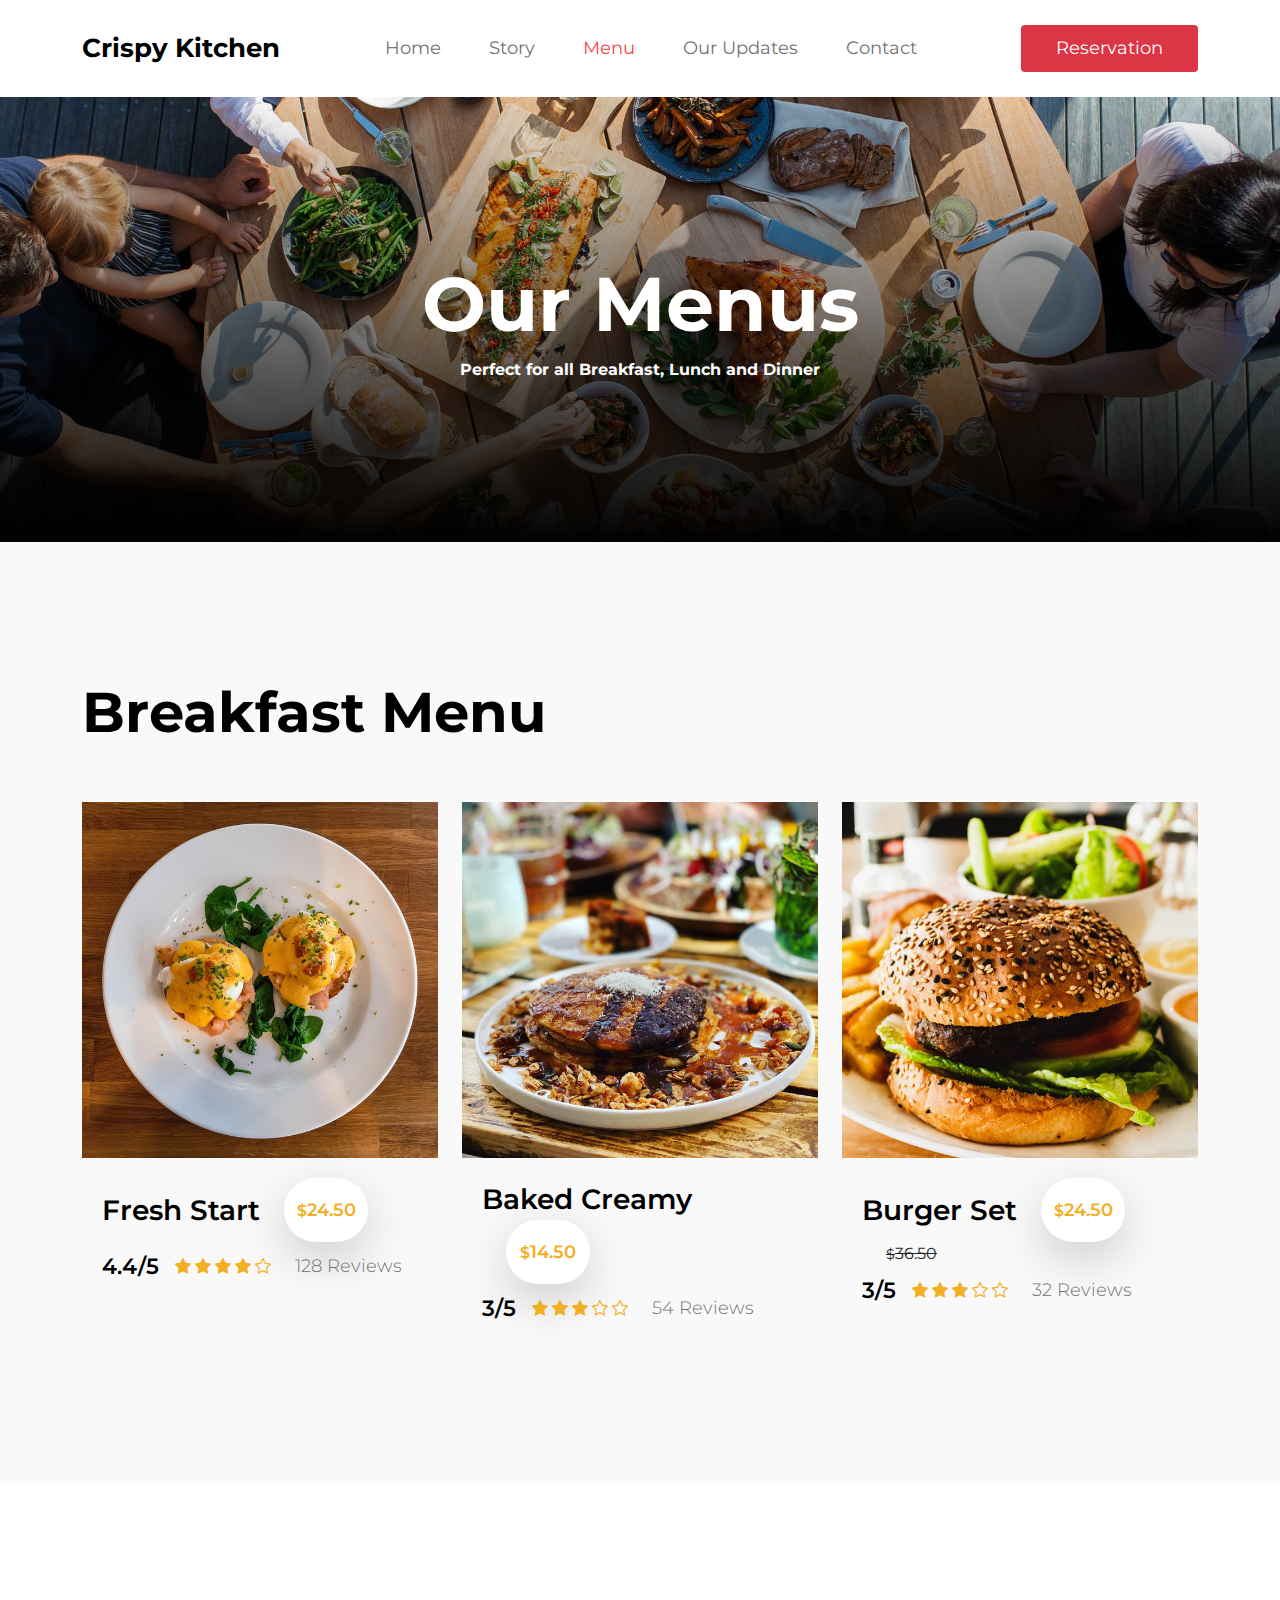
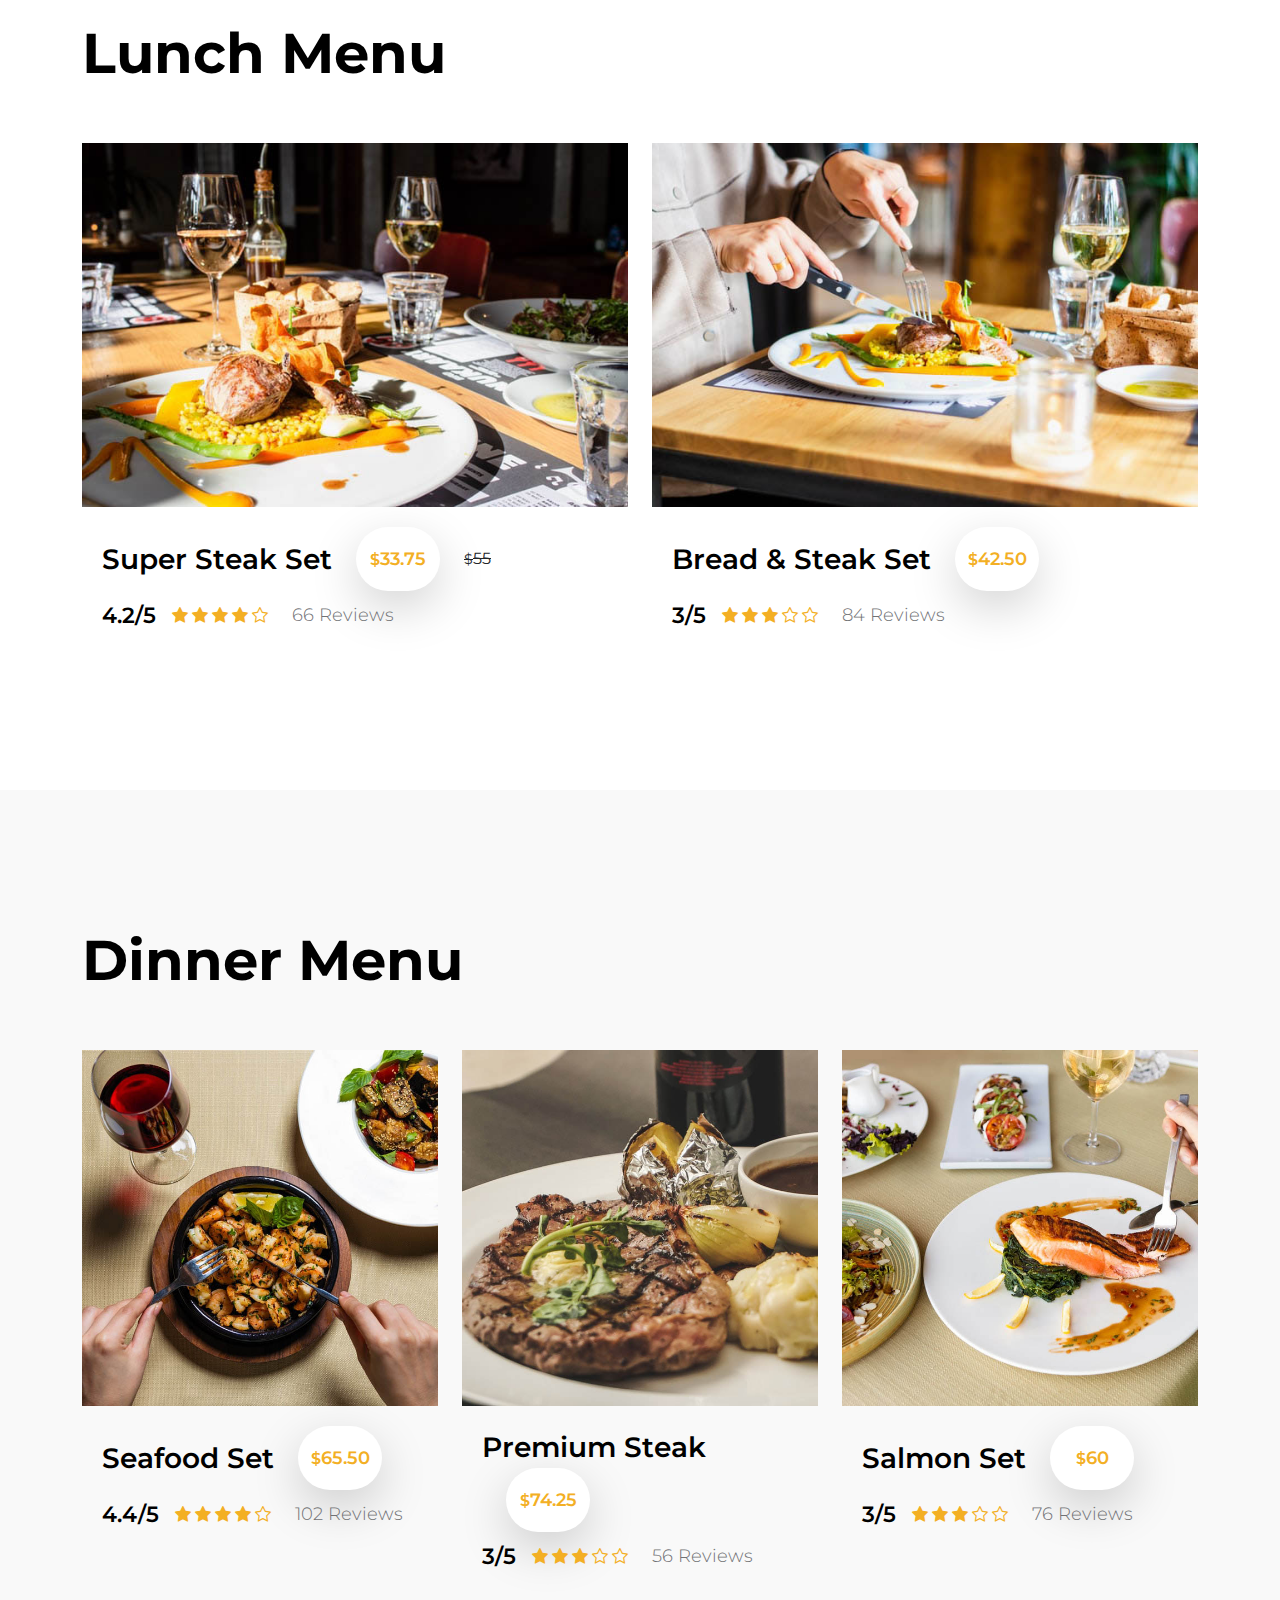
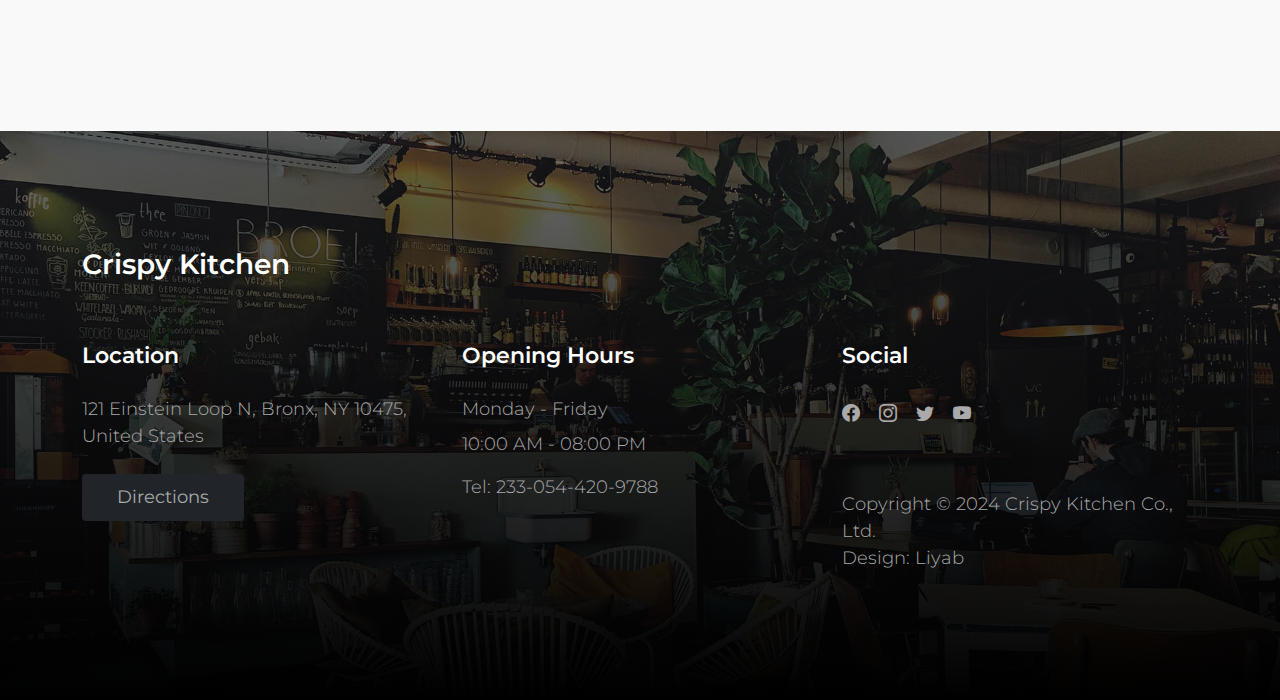
<file: menu.html>
<!doctype html>
<html lang="en">
    <head>
        <meta charset="utf-8">
        <meta name="viewport" content="width=device-width, initial-scale=1">

        <meta name="description" content="">
        <meta name="author" content="">

        <title>Crispy Kitchen Menu</title>

        <!-- CSS FILES -->      
        <link rel="preconnect" href="https://fonts.googleapis.com">
        
        <link rel="preconnect" href="https://fonts.gstatic.com" crossorigin>
        
        <link href="https://fonts.googleapis.com/css2?family=Montserrat:wght@300;400;600;700&display=swap" rel="stylesheet">                  
        <link href="css/bootstrap.min.css" rel="stylesheet">

        <link href="css/bootstrap-icons.css" rel="stylesheet">

        <link href="css/tooplate-crispy-kitchen.css" rel="stylesheet">
        
<!--

 Crispy Kitchen

https://github.com/12liyab/kitchen/menu.html-crispy-kitchen

-->
    </head>
    
    <body>
        
        <nav class="navbar navbar-expand-lg bg-white shadow-lg">
            <div class="container">
                <button class="navbar-toggler" type="button" data-bs-toggle="collapse" data-bs-target="#navbarNav" aria-controls="navbarNav" aria-expanded="false" aria-label="Toggle navigation">
                    <span class="navbar-toggler-icon"></span>
                </button>
                
                <a class="navbar-brand" href="index.html">
                    Crispy Kitchen
                </a>

                <div class="d-lg-none">
                    <button type="button" class="custom-btn btn btn-danger" data-bs-toggle="modal" data-bs-target="#BookingModal">Reservation</button>
                </div>

                <div class="collapse navbar-collapse" id="navbarNav">
                    <ul class="navbar-nav mx-auto">
                        <li class="nav-item">
                            <a class="nav-link" href="index.html">Home</a>
                        </li>

                        <li class="nav-item">
                            <a class="nav-link" href="about.html">Story</a>
                        </li>

                        <li class="nav-item">
                            <a class="nav-link active" href="menu.html">Menu</a>
                        </li>

                        <li class="nav-item">
                            <a class="nav-link" href="news.html">Our Updates</a>
                        </li>

                        <li class="nav-item">
                            <a class="nav-link" href="contact.html">Contact</a>
                        </li>
                    </ul>
                </div>

                <div class="d-none d-lg-block">
                    <button type="button" class="custom-btn btn btn-danger" data-bs-toggle="modal" data-bs-target="#BookingModal">Reservation</button>
                </div>

            </div>
        </nav>

        <main>

            <header class="site-header site-menu-header">
                <div class="container">
                    <div class="row">

                        <div class="col-lg-10 col-12 mx-auto">
                            <h1 class="text-white">Our Menus</h1>

                            <strong class="text-white">Perfect for all Breakfast, Lunch and Dinner</strong>
                        </div>

                    </div>
                </div>

                <div class="overlay"></div>
            </header>

            <section class="menu section-padding">
                <div class="container">
                    <div class="row">

                        <div class="col-12">
                            <h2 class="mb-lg-5 mb-4">Breakfast Menu</h2>
                        </div>

                        <div class="col-lg-4 col-md-6 col-12">
                            <div class="menu-thumb">
                                <img src="images/breakfast/brett-jordan-8xt8-HIFqc8-unsplash.jpg" class="img-fluid menu-image" alt="">

                                <div class="menu-info d-flex flex-wrap align-items-center">
                                    <h4 class="mb-0">Fresh Start</h4>

                                    <span class="price-tag bg-white shadow-lg ms-4"><small>$</small>24.50</span>

                                    <div class="d-flex flex-wrap align-items-center w-100 mt-2">
                                        <h6 class="reviews-text mb-0 me-3">4.4/5</h6>

                                        <div class="reviews-stars">
                                            <i class="bi-star-fill reviews-icon"></i>
                                            <i class="bi-star-fill reviews-icon"></i>
                                            <i class="bi-star-fill reviews-icon"></i>
                                            <i class="bi-star-fill reviews-icon"></i>
                                            <i class="bi-star reviews-icon"></i>
                                        </div>

                                        <p class="reviews-text mb-0 ms-4">128 Reviews</p>
                                    </div>
                                </div>
                            </div>
                        </div>

                        <div class="col-lg-4 col-md-6 col-12">
                            <div class="menu-thumb">
                                <img src="images/breakfast/lucas-swennen-1W_MyJSRLuQ-unsplash.jpg" class="img-fluid menu-image" alt="">

                                <div class="menu-info d-flex flex-wrap align-items-center">
                                    <h4 class="mb-0">Baked Creamy</h4>

                                    <span class="price-tag bg-white shadow-lg ms-4"><small>$</small>14.50</span>

                                    <div class="d-flex flex-wrap align-items-center w-100 mt-2">
                                        <h6 class="reviews-text mb-0 me-3">3/5</h6>

                                        <div class="reviews-stars">
                                            <i class="bi-star-fill reviews-icon"></i>
                                            <i class="bi-star-fill reviews-icon"></i>
                                            <i class="bi-star-fill reviews-icon"></i>
                                            <i class="bi-star reviews-icon"></i>
                                            <i class="bi-star reviews-icon"></i>
                                        </div>

                                        <p class="reviews-text mb-0 ms-4">54 Reviews</p>
                                    </div>
                                </div>
                            </div>
                        </div>

                        <div class="col-lg-4 col-md-6 col-12">
                            <div class="menu-thumb">
                                <img src="images/breakfast/louis-hansel-dphM2U1xq0U-unsplash.jpg" class="img-fluid menu-image" alt="">

                                <div class="menu-info d-flex flex-wrap align-items-center">
                                    <h4 class="mb-0">Burger Set</h4>

                                    <span class="price-tag bg-white shadow-lg ms-4"><small>$</small>24.50</span>

                                    <del class="ms-4"><small>$</small>36.50</del>

                                    <div class="d-flex flex-wrap align-items-center w-100 mt-2">
                                        <h6 class="reviews-text mb-0 me-3">3/5</h6>

                                        <div class="reviews-stars">
                                            <i class="bi-star-fill reviews-icon"></i>
                                            <i class="bi-star-fill reviews-icon"></i>
                                            <i class="bi-star-fill reviews-icon"></i>
                                            <i class="bi-star reviews-icon"></i>
                                            <i class="bi-star reviews-icon"></i>
                                        </div>

                                        <p class="reviews-text mb-0 ms-4">32 Reviews</p>
                                    </div>
                                </div>
                            </div>
                        </div>

                    </div>
                </div>
            </section>

            <section class="menu section-padding bg-white">
                <div class="container">
                    <div class="row">

                        <div class="col-12">
                            <h2 class="mb-lg-5 mb-4">Lunch Menu</h2>
                        </div>

                        <div class="col-lg-6 col-12">
                            <div class="menu-thumb">
                                <img src="images/lunch/louis-hansel-cH5IPjaAYyo-unsplash.jpg" class="img-fluid menu-image" alt="">

                                <div class="menu-info d-flex flex-wrap align-items-center">
                                    <h4 class="mb-0">Super Steak Set</h4>

                                    <span class="price-tag bg-white shadow-lg ms-4"><small>$</small>33.75</span>

                                    <del class="ms-4"><small>$</small>55</del>

                                    <div class="d-flex flex-wrap align-items-center w-100 mt-2">
                                        <h6 class="reviews-text mb-0 me-3">4.2/5</h6>

                                        <div class="reviews-stars">
                                            <i class="bi-star-fill reviews-icon"></i>
                                            <i class="bi-star-fill reviews-icon"></i>
                                            <i class="bi-star-fill reviews-icon"></i>
                                            <i class="bi-star-fill reviews-icon"></i>
                                            <i class="bi-star reviews-icon"></i>
                                        </div>

                                        <p class="reviews-text mb-0 ms-4">66 Reviews</p>
                                    </div>
                                </div>
                            </div>
                        </div>

                        <div class="col-lg-6 col-12">
                            <div class="menu-thumb">
                                <img src="images/lunch/louis-hansel-rheOvfxOlOA-unsplash.jpg" class="img-fluid menu-image" alt="">

                                <div class="menu-info d-flex flex-wrap align-items-center">
                                    <h4 class="mb-0">Bread &amp; Steak Set</h4>

                                    <span class="price-tag bg-white shadow-lg ms-4"><small>$</small>42.50</span>

                                    <div class="d-flex flex-wrap align-items-center w-100 mt-2">
                                        <h6 class="reviews-text mb-0 me-3">3/5</h6>

                                        <div class="reviews-stars">
                                            <i class="bi-star-fill reviews-icon"></i>
                                            <i class="bi-star-fill reviews-icon"></i>
                                            <i class="bi-star-fill reviews-icon"></i>
                                            <i class="bi-star reviews-icon"></i>
                                            <i class="bi-star reviews-icon"></i>
                                        </div>

                                        <p class="reviews-text mb-0 ms-4">84 Reviews</p>
                                    </div>
                                </div>
                            </div>
                        </div>

                    </div>
                </div>
            </section>

            <section class="menu section-padding">
                <div class="container">
                    <div class="row">

                        <div class="col-12">
                            <h2 class="mb-lg-5 mb-4">Dinner Menu</h2>
                        </div>

                        <div class="col-lg-4 col-md-6 col-12">
                            <div class="menu-thumb">
                                <img src="images/dinner/farhad-ibrahimzade-ZipYER3NLhY-unsplash.jpg" class="img-fluid menu-image" alt="">

                                <div class="menu-info d-flex flex-wrap align-items-center">
                                    <h4 class="mb-0">Seafood Set</h4>

                                    <span class="price-tag bg-white shadow-lg ms-4"><small>$</small>65.50</span>

                                    <div class="d-flex flex-wrap align-items-center w-100 mt-2">
                                        <h6 class="reviews-text mb-0 me-3">4.4/5</h6>

                                        <div class="reviews-stars">
                                            <i class="bi-star-fill reviews-icon"></i>
                                            <i class="bi-star-fill reviews-icon"></i>
                                            <i class="bi-star-fill reviews-icon"></i>
                                            <i class="bi-star-fill reviews-icon"></i>
                                            <i class="bi-star reviews-icon"></i>
                                        </div>

                                        <p class="reviews-text mb-0 ms-4">102 Reviews</p>
                                    </div>
                                </div>
                            </div>
                        </div>

                        <div class="col-lg-4 col-md-6 col-12">
                            <div class="menu-thumb">
                                <img src="images/dinner/keriliwi-c3mFafsFz2w-unsplash.jpg" class="img-fluid menu-image" alt="">

                                <div class="menu-info d-flex flex-wrap align-items-center">
                                    <h4 class="mb-0">Premium Steak</h4>

                                    <span class="price-tag bg-white shadow-lg ms-4"><small>$</small>74.25</span>

                                    <div class="d-flex flex-wrap align-items-center w-100 mt-2">
                                        <h6 class="reviews-text mb-0 me-3">3/5</h6>

                                        <div class="reviews-stars">
                                            <i class="bi-star-fill reviews-icon"></i>
                                            <i class="bi-star-fill reviews-icon"></i>
                                            <i class="bi-star-fill reviews-icon"></i>
                                            <i class="bi-star reviews-icon"></i>
                                            <i class="bi-star reviews-icon"></i>
                                        </div>

                                        <p class="reviews-text mb-0 ms-4">56 Reviews</p>
                                    </div>
                                </div>
                            </div>
                        </div>

                        <div class="col-lg-4 col-md-6 col-12">
                            <div class="menu-thumb">
                                <img src="images/dinner/farhad-ibrahimzade-isHUj3N0194-unsplash.jpg" class="img-fluid menu-image" alt="">

                                <div class="menu-info d-flex flex-wrap align-items-center">
                                    <h4 class="mb-0">Salmon Set</h4>

                                    <span class="price-tag bg-white shadow-lg ms-4"><small>$</small>60</span>

                                    <div class="d-flex flex-wrap align-items-center w-100 mt-2">
                                        <h6 class="reviews-text mb-0 me-3">3/5</h6>

                                        <div class="reviews-stars">
                                            <i class="bi-star-fill reviews-icon"></i>
                                            <i class="bi-star-fill reviews-icon"></i>
                                            <i class="bi-star-fill reviews-icon"></i>
                                            <i class="bi-star reviews-icon"></i>
                                            <i class="bi-star reviews-icon"></i>
                                        </div>

                                        <p class="reviews-text mb-0 ms-4">76 Reviews</p>
                                    </div>
                                </div>
                            </div>
                        </div>

                    </div>
                </div>
            </section>

        </main>

        <footer class="site-footer section-padding">
            
            <div class="container">
                
                <div class="row">

                    <div class="col-12">
                        <h4 class="text-white mb-4 me-5">Crispy Kitchen</h4>
                    </div>

                    <div class="col-lg-4 col-md-7 col-xs-12 tooplate-mt30">
                        <h6 class="text-white mb-lg-4 mb-3">Location</h6>

                        <p>121 Einstein Loop N, Bronx, NY 10475, United States</p>

                        <a href="https://goo.gl/maps/wZVGLA7q64uC1s886" class="custom-btn btn btn-dark mt-2">Directions</a>
                    </div>

                    <div class="col-lg-4 col-md-5 col-xs-12 tooplate-mt30">
                        <h6 class="text-white mb-lg-4 mb-3">Opening Hours</h6>

                        <p class="mb-2">Monday - Friday</p>

                        <p>10:00 AM - 08:00 PM</p>

                        <p>Tel: <a href="tel: 010-02-0340" class="tel-link">233-054-420-9788</a></p>
                    </div>

                    <div class="col-lg-4 col-md-6 col-xs-12 tooplate-mt30">
                        <h6 class="text-white mb-lg-4 mb-3">Social</h6>

                        <ul class="social-icon">
                            <li><a href="#" class="social-icon-link bi-facebook"></a></li>

                            <li><a href="#" class="social-icon-link bi-instagram"></a></li>

                            <li><a href="#" class="social-icon-link bi-twitter"></a></li>

                            <li><a href="#" class="social-icon-link bi-youtube"></a></li>
                        </ul>
                    
                        <p class="copyright-text tooplate-mt60">Copyright © 2024 Crispy Kitchen Co., Ltd.
                        <br>Design: <a rel="nofollow" href="https://github.com/12liyab" target="_blank">Liyab</a></p>
                        
                    </div>

                </div><!-- row ending -->
                
             </div><!-- container ending -->
             
        </footer>

        <!-- Modal -->
        <div class="modal fade" id="BookingModal" tabindex="-1" aria-labelledby="BookingModal" aria-hidden="true">
            <div class="modal-dialog modal-dialog-centered modal-xl">
                <div class="modal-content">
                    <div class="modal-header">
                        <h3 class="mb-0">Reserve a table</h3>

                        <button type="button" class="btn-close" data-bs-dismiss="modal" aria-label="Close"></button>
                    </div>

                    <div class="modal-body d-flex flex-column justify-content-center">
                        <div class="booking">
                            
                            <form class="booking-form row" role="form" action="#" method="post">
                                <div class="col-lg-6 col-12">
                                    <label for="name" class="form-label">Full Name</label>

                                    <input type="text" name="name" id="name" class="form-control" placeholder="Your Name" required>
                                </div>

                                <div class="col-lg-6 col-12">
                                    <label for="email" class="form-label">Email Address</label>

                                    <input type="email" name="email" id="email" pattern="[^ @]*@[^ @]*" class="form-control" placeholder="your@email.com" required>
                                </div>

                                <div class="col-lg-6 col-12">
                                    <label for="phone" class="form-label">Phone Number</label>

                                    <input type="telephone" name="phone" id="phone" pattern="[0-9]{3}-[0-9]{3}-[0-9]{4}" class="form-control" placeholder="123-456-7890">
                                </div>

                                <div class="col-lg-6 col-12">
                                    <label for="people" class="form-label">Number of persons</label>

                                    <input type="text" name="people" id="people" class="form-control" placeholder="12 persons">
                                </div>

                                <div class="col-lg-6 col-12">
                                    <label for="date" class="form-label">Date</label>

                                    <input type="date" name="date" id="date" value="" class="form-control">
                                </div>

                                <div class="col-lg-6 col-12">
                                    <label for="time" class="form-label">Time</label>

                                    <select class="form-select form-control" name="time" id="time">
                                      <option value="5" selected>5:00 PM</option>
                                      <option value="6">6:00 PM</option>
                                      <option value="7">7:00 PM</option>
                                      <option value="8">8:00 PM</option>
                                      <option value="9">9:00 PM</option>
                                    </select>
                                </div>

                                <div class="col-12">
                                    <label for="message" class="form-label">Special Request</label>

                                    <textarea class="form-control" rows="4" id="message" name="message" placeholder=""></textarea>
                                </div>

                                <div class="col-lg-4 col-12 ms-auto">
                                    <button type="submit" class="form-control">Submit Request</button>
                                </div>
                            </form>
                        </div>
                    </div>

                    <div class="modal-footer"></div>
                    
                </div>
                
            </div>
        </div>

        <!-- JAVASCRIPT FILES -->
        <script src="js/jquery.min.js"></script>
        <script src="js/bootstrap.bundle.min.js"></script>
        <script src="js/custom.js"></script>

    </body>
</html>
</file>
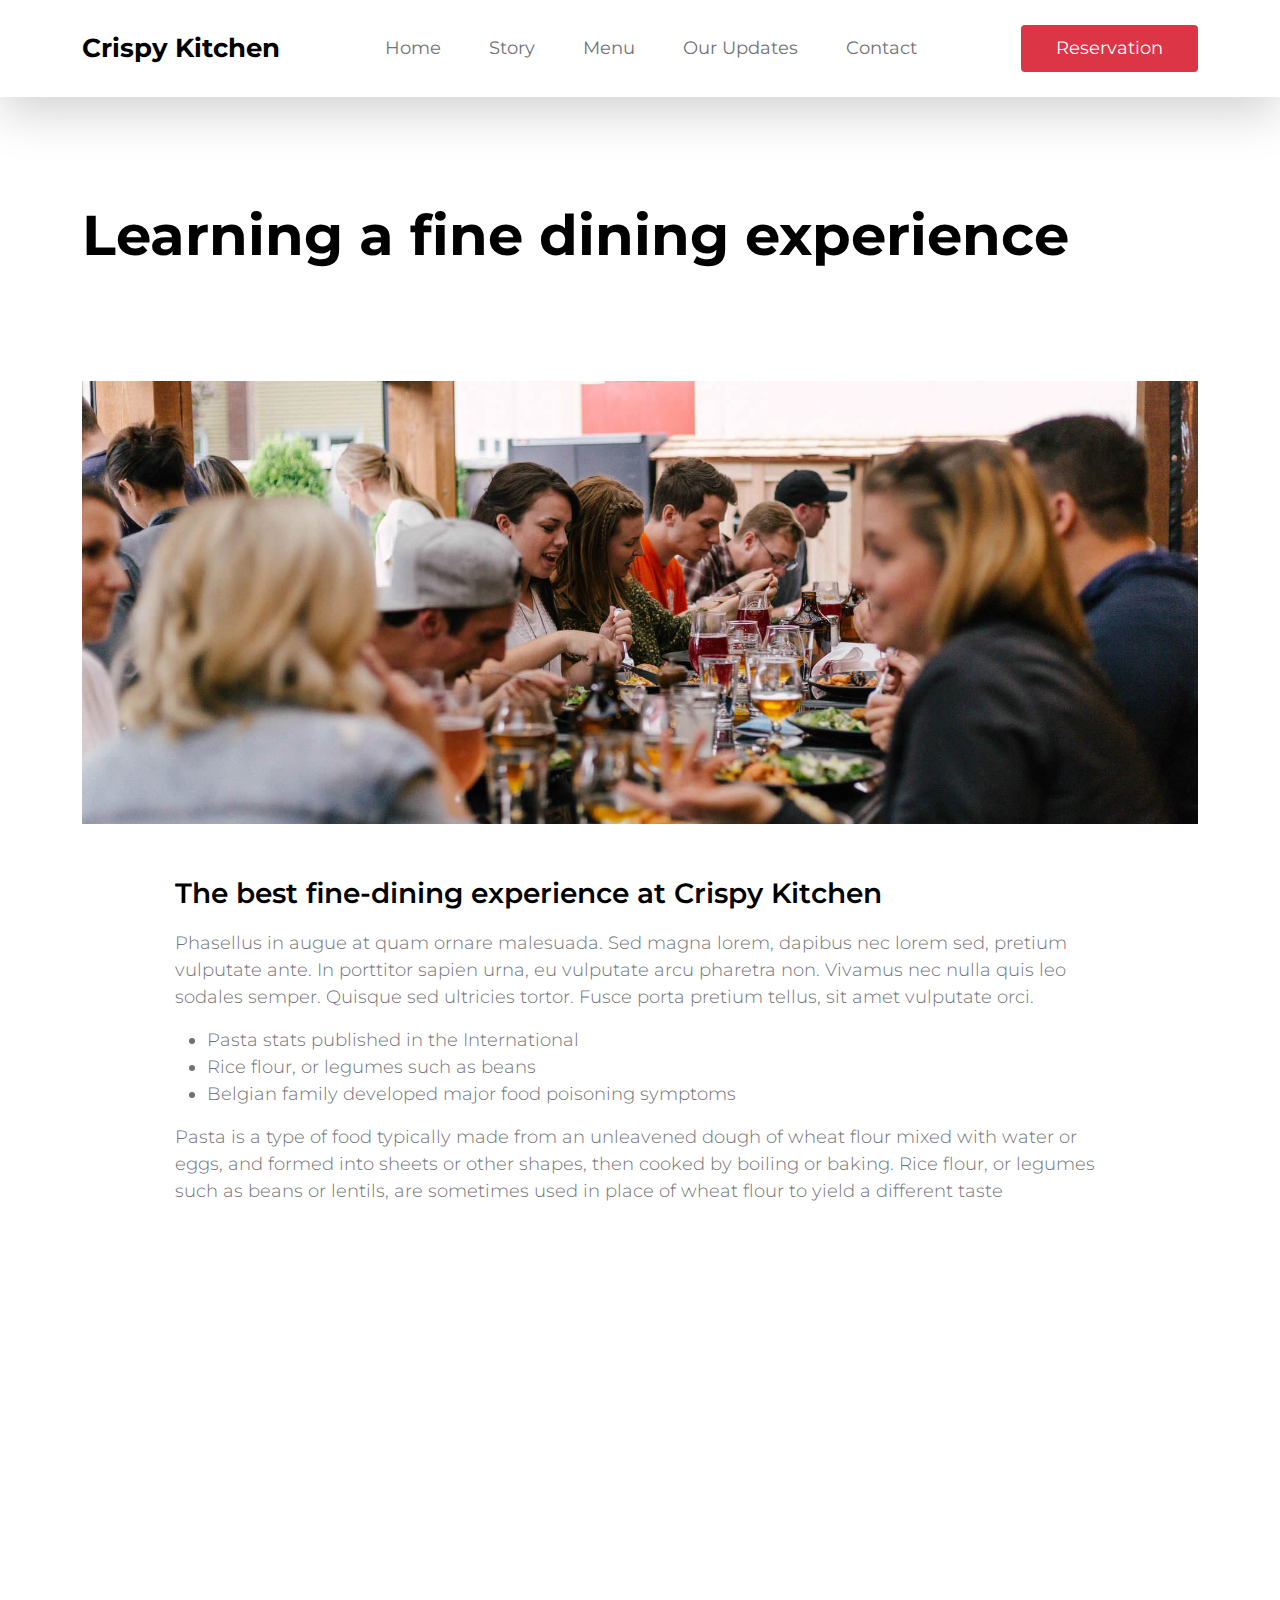
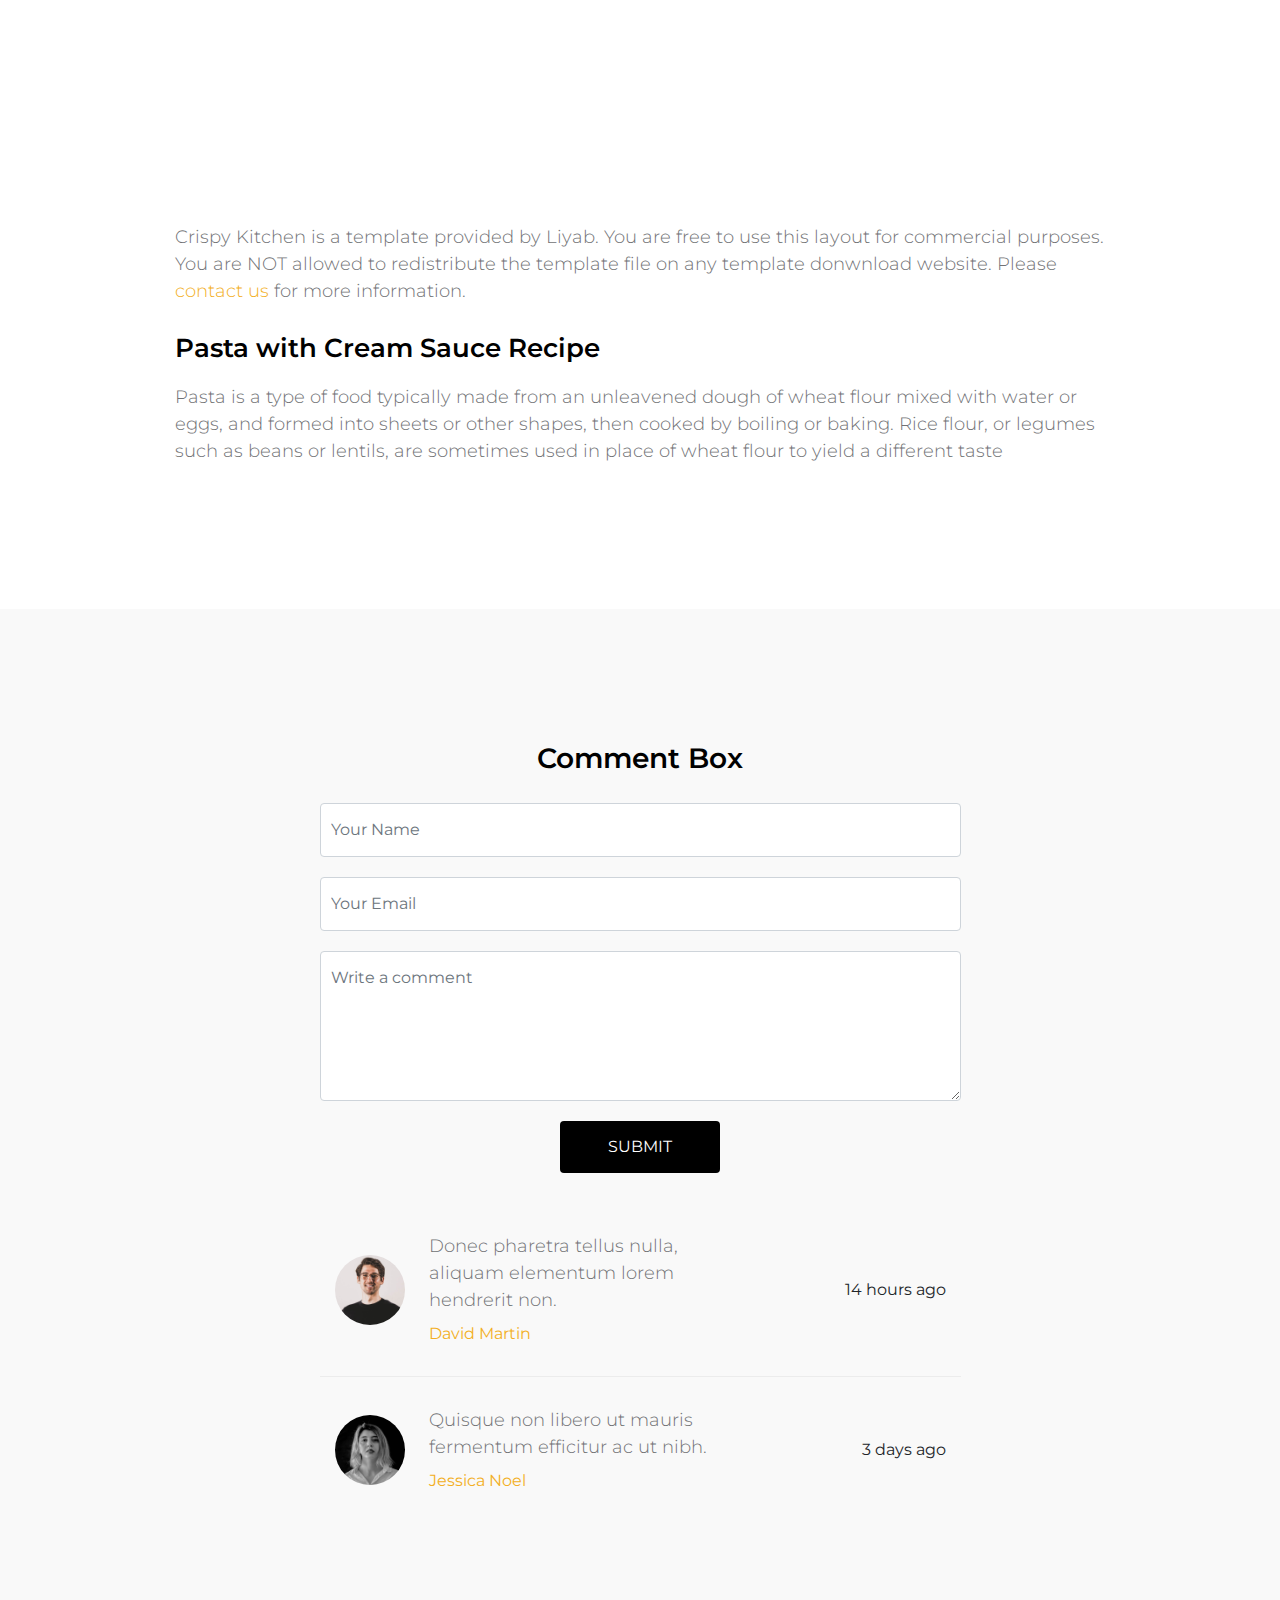
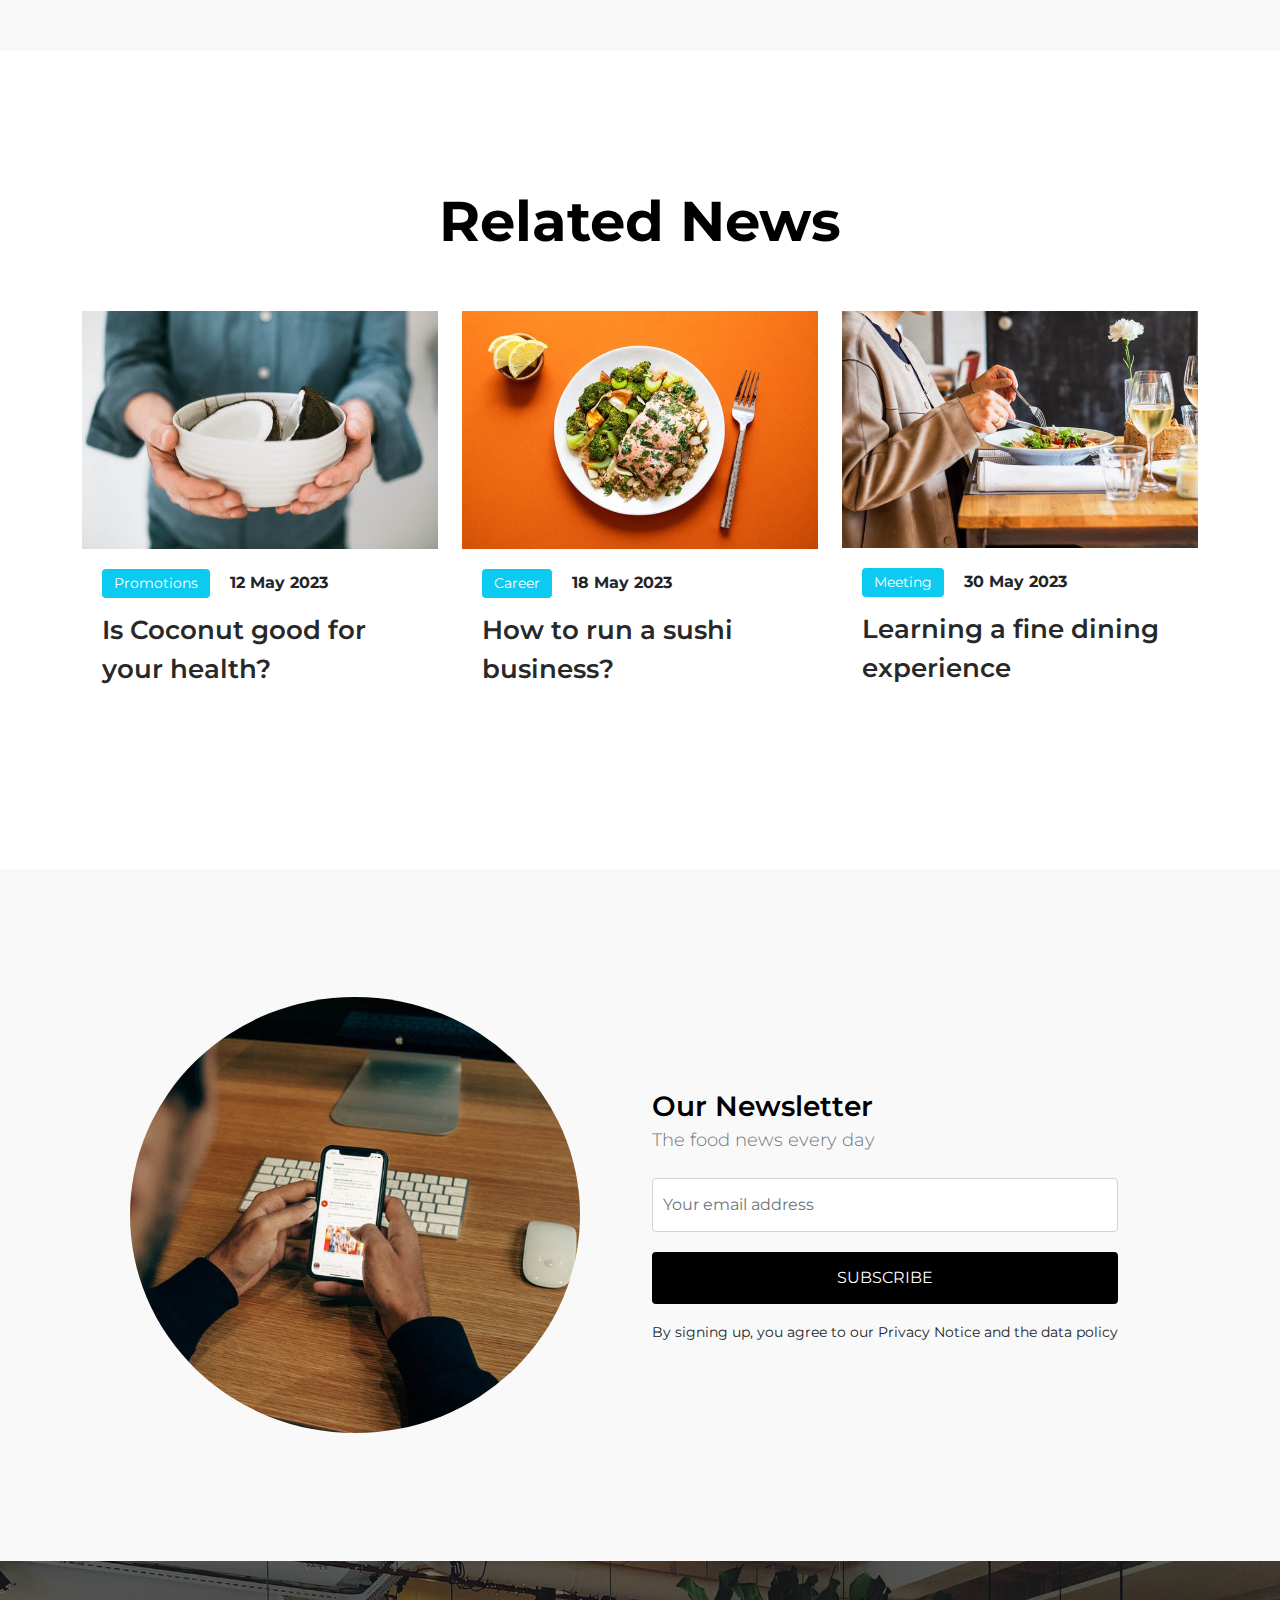
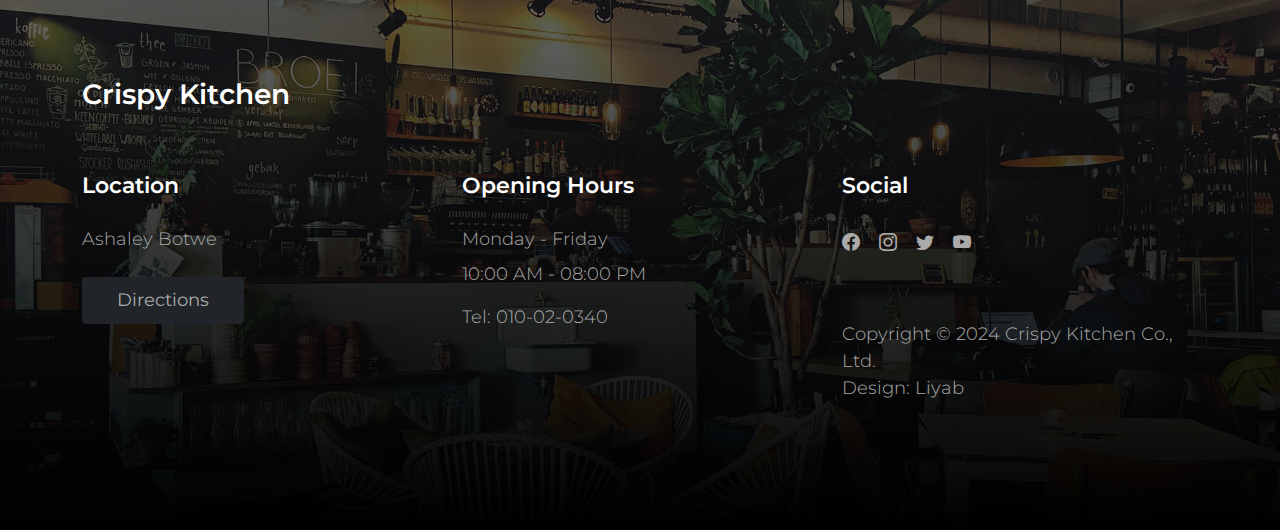
<file: news-detail.html>
<!doctype html>
<html lang="en">
    <head>
        <meta charset="utf-8">
        <meta name="viewport" content="width=device-width, initial-scale=1">

        <meta name="description" content="">
        <meta name="author" content="">

        <title>Crispy Kitchen - News Page</title>

        <!-- CSS FILES -->  
        <link rel="preconnect" href="https://fonts.googleapis.com">
        
        <link rel="preconnect" href="https://fonts.gstatic.com" crossorigin>
        
        <link href="https://fonts.googleapis.com/css2?family=Montserrat:wght@300;400;600;700&display=swap" rel="stylesheet">                      
        <link href="css/bootstrap.min.css" rel="stylesheet">

        <link href="css/bootstrap-icons.css" rel="stylesheet">

        <link href="css/tooplate-crispy-kitchen.css" rel="stylesheet">
<!--

 Crispy Kitchen

https://github.com/12liyab-crispy-kitchen

-->
    </head>
    
    <body>
        
        <nav class="navbar navbar-expand-lg bg-white shadow-lg">
            <div class="container">
                <button class="navbar-toggler" type="button" data-bs-toggle="collapse" data-bs-target="#navbarNav" aria-controls="navbarNav" aria-expanded="false" aria-label="Toggle navigation">
                    <span class="navbar-toggler-icon"></span>
                </button>
                
                <a class="navbar-brand" href="index.html">
                    Crispy Kitchen
                </a>

                <div class="d-lg-none">
                    <button type="button" class="custom-btn btn btn-danger" data-bs-toggle="modal" data-bs-target="#BookingModal">Reservation</button>
                </div>

                <div class="collapse navbar-collapse" id="navbarNav">
                    <ul class="navbar-nav mx-auto">
                        <li class="nav-item">
                            <a class="nav-link" href="index.html">Home</a>
                        </li>

                        <li class="nav-item">
                            <a class="nav-link" href="about.html">Story</a>
                        </li>

                        <li class="nav-item">
                            <a class="nav-link" href="menu.html">Menu</a>
                        </li>

                        <li class="nav-item">
                            <a class="nav-link" href="news.html">Our Updates</a>
                        </li>

                        <li class="nav-item">
                            <a class="nav-link" href="contact.html">Contact</a>
                        </li>
                    </ul>
                </div>

                <div class="d-none d-lg-block">
                    <button type="button" class="custom-btn btn btn-danger" data-bs-toggle="modal" data-bs-target="#BookingModal">Reservation</button>
                </div>

            </div>
        </nav>

        <main>

            <header class="site-header site-news-detail-header">
                <div class="container">
                    <div class="row">

                        <div class="col-12">
                            <h2>Learning a fine dining experience</h2>
                        </div>

                    </div>
                </div>
            </header>

            <section class="news-detail section-padding pt-0">
                <div class="container">
                    <div class="row">

                        <div class="col-lg-12 col-12">
                            <img src="images/news/news-detail-header.jpg" class="img-fluid news-detail-image" alt="fine dining experience">

                            <div class="col-lg-10 col-10 mx-auto mt-5">
                                
                                <h4 class="mb-3">The best fine-dining experience at Crispy Kitchen</h4>

                                <p>Phasellus in augue at quam ornare malesuada. Sed magna lorem, dapibus nec lorem sed, pretium vulputate ante. In porttitor sapien urna, eu vulputate arcu pharetra non. Vivamus nec nulla quis leo sodales semper. Quisque sed ultricies tortor. Fusce porta pretium tellus, sit amet vulputate orci.</p>

                                <ul class="list">
                                    <li class="list-item">Pasta stats published in the International</li>

                                    <li class="list-item">Rice flour, or legumes such as beans</li>

                                    <li class="list-item">Belgian family developed major food poisoning symptoms</li>
                                </ul>

                                <p>Pasta is a type of food typically made from an unleavened dough of wheat flour mixed with water or eggs, and formed into sheets or other shapes, then cooked by boiling or baking. Rice flour, or legumes such as beans or lentils, are sometimes used in place of wheat flour to yield a different taste</p>

                                <div class="ratio ratio-16x9 my-5">
                                    <iframe width="560" height="315" src="https://www.youtube.com/embed/6vebbDZxoKE?controls=0" title="YouTube video player" frameborder="0" allow="accelerometer; autoplay; clipboard-write; encrypted-media; gyroscope; picture-in-picture" allowfullscreen></iframe>
                                </div>

                                <p>Crispy Kitchen is a template provided by Liyab. You are free to use this layout for commercial purposes. You are NOT allowed to redistribute the template file on any template donwnload website. Please <a href="https://github.com/12liyab" target="_blank">contact us</a> for more information.</p>

                                <h5 class="mt-4 mb-3">Pasta with Cream Sauce Recipe</h5>

                                <p>Pasta is a type of food typically made from an unleavened dough of wheat flour mixed with water or eggs, and formed into sheets or other shapes, then cooked by boiling or baking. Rice flour, or legumes such as beans or lentils, are sometimes used in place of wheat flour to yield a different taste</p>
                            </div>
                        </div>

                    </div>
                </div>
            </section>

            <section class="comments section-padding">
                <div class="container">
                    <div class="row">

                        <div class="col-12">
                            <h4 class="text-center mb-4">Comment Box</h4>
                        </div>

                        <div class="col-lg-7 col-12 mx-auto">
                            <form class="custom-form comment-form" action="#" method="get" role="form">
                            	
                                <input type="text" name="comment-name" id="comment-name" class="form-control" placeholder="Your Name" required>
                                
                                <input type="email" name="comment-email" id="comment-email" pattern="[^ @]*@[^ @]*" class="form-control" placeholder="Your Email" required="">
                            
                                <textarea class="form-control" rows="5" id="comment" name="comment" placeholder="Write a comment" required></textarea>

                                <div class="col-lg-3 col-4 mx-auto">
                                    <button type="submit" class="form-control" id="subscribe">Submit</button>
                                </div>
                            </form>

                            <div class="news-author d-flex flex-wrap align-items-center">
                                <img src="images/author/alexander-hipp-iEEBWgY_6lA-unsplash.jpg" class="img-fluid news-author-image" alt="">

                                <div class="ms-4 w-50">
                                    <p class="mb-2">Donec pharetra tellus nulla, aliquam elementum lorem hendrerit non.</p>
                                    
                                    <a href="#">David Martin</a>
                                </div>

                                <span class="ms-auto">14 hours ago</span>
                            </div>

                            <div class="news-author d-flex flex-wrap align-items-center">
                                <img src="images/author/shoeib-abolhassani-ojl7T2Ah93U-unsplash.jpg" class="img-fluid news-author-image" alt="">

                                <div class="ms-4 w-50">
                                    <p class="mb-2">Quisque non libero ut mauris fermentum efficitur ac ut nibh.</p>
                                    
                                    <a href="#">Jessica Noel</a>
                                </div>

                                <span class="ms-auto">3 days ago</span>
                            </div>
                        </div>

                    </div>
                </div>
            </section>

            <section class="related-news section-padding bg-white">
                <div class="container">
                    <div class="row">

                        <h2 class="text-center mb-lg-5 mb-4">Related News</h2>

                        <div class="col-lg-4 col-md-6 col-12">
                            <div class="news-thumb mb-4">
                                <a href="news-detail.html">
                                    <img src="images/news/gilles-lambert-S_LhjpfIdm4-unsplash.jpg" class="img-fluid news-image" alt="">
                                </a>
                                
                                <div class="news-text-info">
                                    <span class="category-tag me-3 bg-info">Promotions</span>

                                    <strong>12 May 2023</strong>

                                    <h5 class="news-title mt-2">
                                        <a href="news-detail.html" class="news-title-link">Is Coconut good for your health?</a>
                                    </h5>
                                </div>
                            </div> 
                        </div>

                        <div class="col-lg-4 col-md-6 col-12">
                            <div class="news-thumb mb-4">
                                <a href="news-detail.html">
                                    <img src="images/news/ella-olsson-mmnKI8kMxpc-unsplash.jpg" class="img-fluid news-image" alt="">
                                </a>
                                
                                <div class="news-text-info">
                                    <span class="category-tag me-3 bg-info">Career</span>

                                    <strong>18 May 2023</strong>

                                    <h5 class="news-title mt-2">
                                        <a href="news-detail.html" class="news-title-link">How to run a sushi business?</a>
                                    </h5>
                                </div>
                            </div> 
                        </div>

                        <div class="col-lg-4 col-md-6 col-12">
                            <div class="news-thumb mb-4">
                                <a href="news-detail.html">
                                    <img src="images/news/louis-hansel-GiIiRV0FjwU-unsplash.jpg" class="img-fluid news-image" alt="">
                                </a>
                                
                                <div class="news-text-info">
                                    <span class="category-tag me-3 bg-info">Meeting</span>

                                    <strong>30 May 2023</strong>

                                    <h5 class="news-title mt-2">
                                        <a href="news-detail.html" class="news-title-link">Learning a fine dining experience</a>
                                    </h5>
                                </div>
                            </div> 
                        </div>

                    </div>
                </div>
            </section>

            <section class="newsletter section-padding">
                <div class="container">
                    <div class="row">

                        <div class="col-lg-6 col-12">
                            <img src="images/charles-deluvio-FdDkfYFHqe4-unsplash.jpg" class="img-fluid newsletter-image" alt="">
                        </div>

                        <div class="col-lg-6 col-12 d-flex align-items-center mt-5 mt-lg-0 mx-auto">
                            <div class="subscribe-form-wrap">
                                <h4 class="mb-0">Our Newsletter</h4>

                                <p>The food news every day</p>

                                <form class="custom-form subscribe-form mt-4" role="form">
                                    <input type="email" name="subscribe-email" id="subscribe-email" pattern="[^ @]*@[^ @]*" class="form-control" placeholder="Your email address" required="">

                                    <button type="submit" class="form-control mb-3" id="subscribe">Subscribe</button>

                                    <small>By signing up, you agree to our Privacy Notice and the data policy</small>
                                    </div>
                                </form>
                            </div>
                        </div>

                    </div>
                </div>
            </section>

        </main>

        <footer class="site-footer section-padding">
            
            <div class="container">
                
                <div class="row">

                    <div class="col-12">
                        <h4 class="text-white mb-4 me-5">Crispy Kitchen</h4>
                    </div>

                    <div class="col-lg-4 col-md-7 col-xs-12 tooplate-mt30">
                        <h6 class="text-white mb-lg-4 mb-3">Location</h6>

                        <p>Ashaley Botwe</p>

                        <a href="https://goo.gl/maps/wZVGLA7q64uC1s886" class="custom-btn btn btn-dark mt-2">Directions</a>
                    </div>

                    <div class="col-lg-4 col-md-5 col-xs-12 tooplate-mt30">
                        <h6 class="text-white mb-lg-4 mb-3">Opening Hours</h6>

                        <p class="mb-2">Monday - Friday</p>

                        <p>10:00 AM - 08:00 PM</p>

                        <p>Tel: <a href="tel: 010-02-0340" class="tel-link">010-02-0340</a></p>
                    </div>

                    <div class="col-lg-4 col-md-6 col-xs-12 tooplate-mt30">
                        <h6 class="text-white mb-lg-4 mb-3">Social</h6>

                        <ul class="social-icon">
                            <li><a href="#" class="social-icon-link bi-facebook"></a></li>

                            <li><a href="#" class="social-icon-link bi-instagram"></a></li>

                            <li><a href="#" class="social-icon-link bi-twitter"></a></li>

                            <li><a href="#" class="social-icon-link bi-youtube"></a></li>
                        </ul>
                    
                        <p class="copyright-text tooplate-mt60">Copyright © 2024 Crispy Kitchen Co., Ltd.
                        <br>Design: <a rel="nofollow" href="https://github.com/12liyab" target="_blank">Liyab</a></p>
                        
                    </div>

                </div><!-- row ending -->
                
             </div><!-- container ending -->
             
        </footer>

        <!-- Modal -->
        <div class="modal fade" id="BookingModal" tabindex="-1" aria-labelledby="BookingModal" aria-hidden="true">
            <div class="modal-dialog modal-dialog-centered modal-xl">
                <div class="modal-content">
                    <div class="modal-header">
                        <h3 class="mb-0">Reserve a table</h3>

                        <button type="button" class="btn-close" data-bs-dismiss="modal" aria-label="Close"></button>
                    </div>

                    <div class="modal-body d-flex flex-column justify-content-center">
                        <div class="booking">
                            
                            <form class="booking-form row" role="form" action="#" method="post">
                                <div class="col-lg-6 col-12">
                                    <label for="name" class="form-label">Full Name</label>

                                    <input type="text" name="name" id="name" class="form-control" placeholder="Your Name" required>
                                </div>

                                <div class="col-lg-6 col-12">
                                    <label for="email" class="form-label">Email Address</label>

                                    <input type="email" name="email" id="email" pattern="[^ @]*@[^ @]*" class="form-control" placeholder="your@email.com" required>
                                </div>

                                <div class="col-lg-6 col-12">
                                    <label for="phone" class="form-label">Phone Number</label>

                                    <input type="telephone" name="phone" id="phone" pattern="[0-9]{3}-[0-9]{3}-[0-9]{4}" class="form-control" placeholder="123-456-7890">
                                </div>

                                <div class="col-lg-6 col-12">
                                    <label for="people" class="form-label">Number of persons</label>

                                    <input type="text" name="people" id="people" class="form-control" placeholder="12 persons">
                                </div>

                                <div class="col-lg-6 col-12">
                                    <label for="date" class="form-label">Date</label>

                                    <input type="date" name="date" id="date" value="" class="form-control">
                                </div>

                                <div class="col-lg-6 col-12">
                                    <label for="time" class="form-label">Time</label>

                                    <select class="form-select form-control" name="time" id="time">
                                      <option value="5" selected>5:00 PM</option>
                                      <option value="6">6:00 PM</option>
                                      <option value="7">7:00 PM</option>
                                      <option value="8">8:00 PM</option>
                                      <option value="9">9:00 PM</option>
                                    </select>
                                </div>

                                <div class="col-12">
                                    <label for="message" class="form-label">Special Request</label>

                                    <textarea class="form-control" rows="4" id="message" name="message" placeholder=""></textarea>
                                </div>

                                <div class="col-lg-4 col-12 ms-auto">
                                    <button type="submit" class="form-control">Submit Request</button>
                                </div>
                            </form>
                        </div>
                    </div>

                    <div class="modal-footer"></div>
                    
                </div>
                
            </div>
        </div>

        <!-- JAVASCRIPT FILES -->
        <script src="js/jquery.min.js"></script>
        <script src="js/bootstrap.bundle.min.js"></script>
        <script src="js/custom.js"></script>

    </body>
</html>
</file>
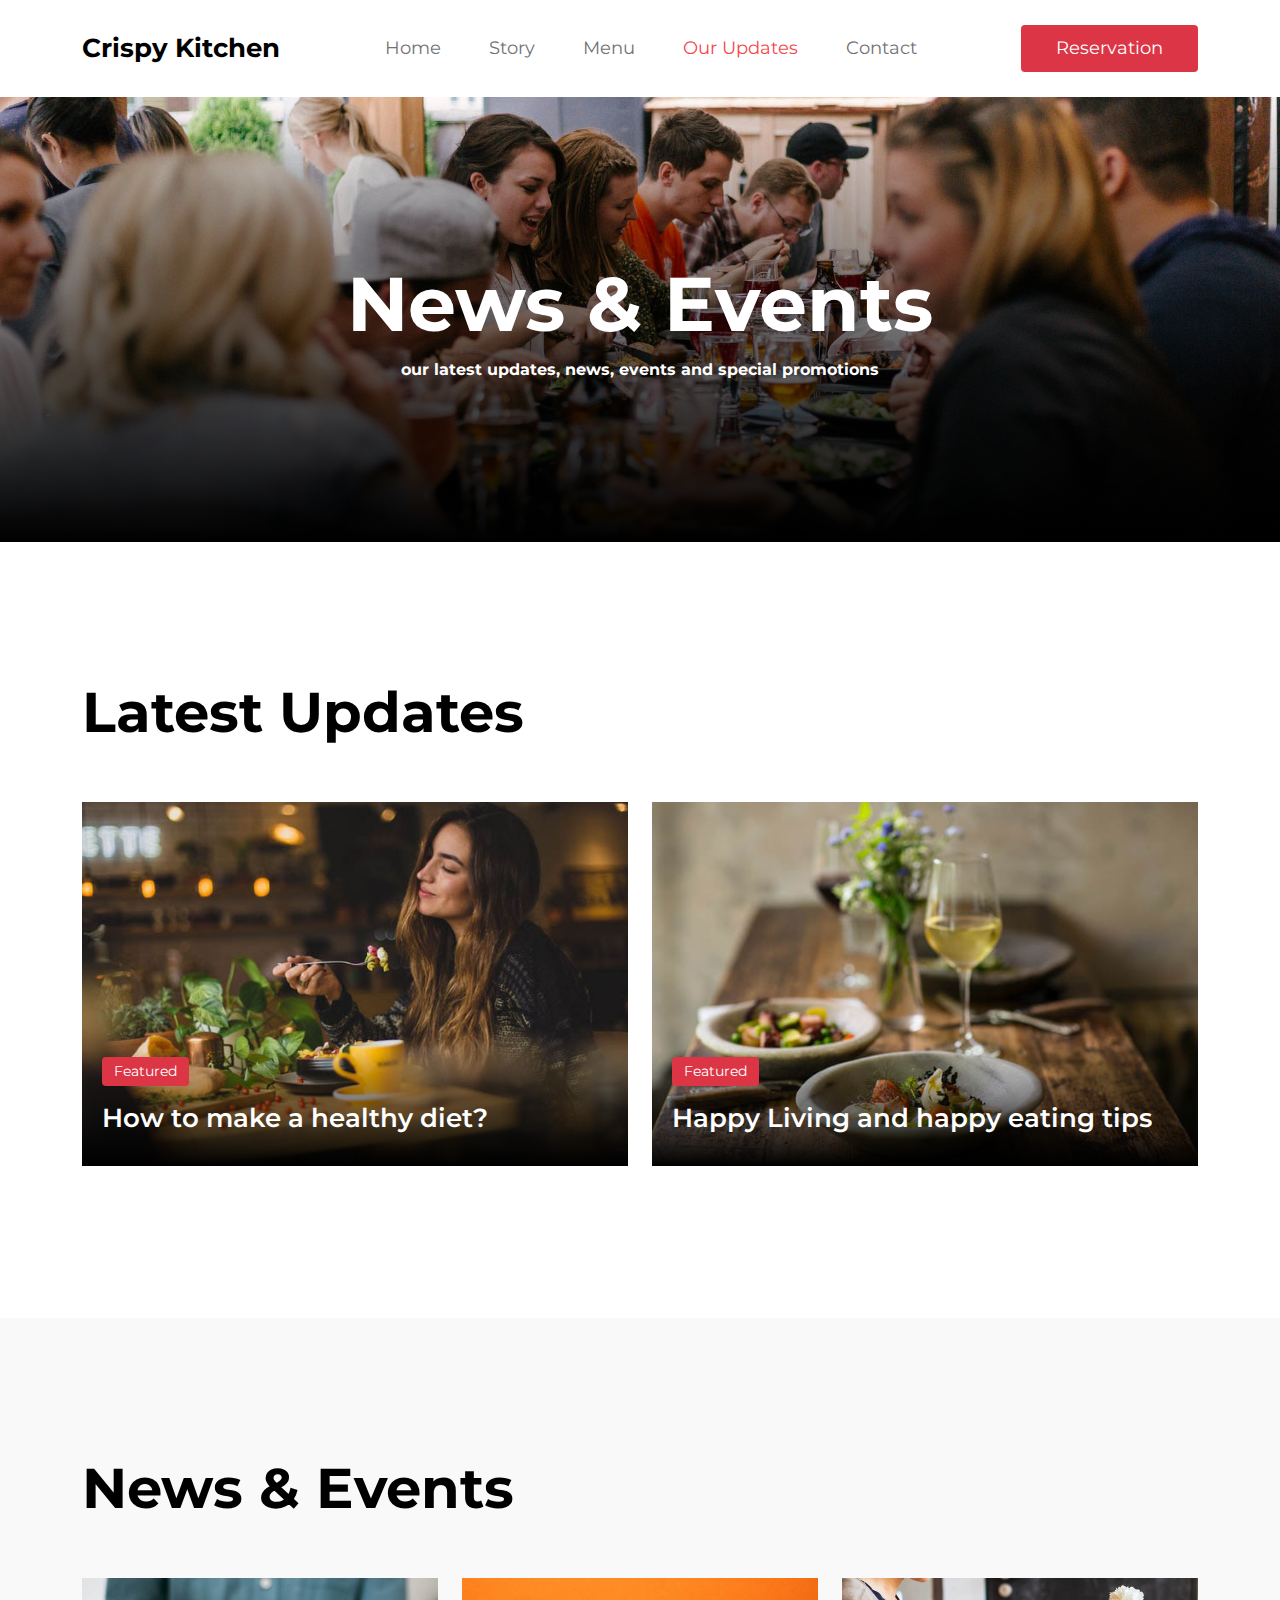
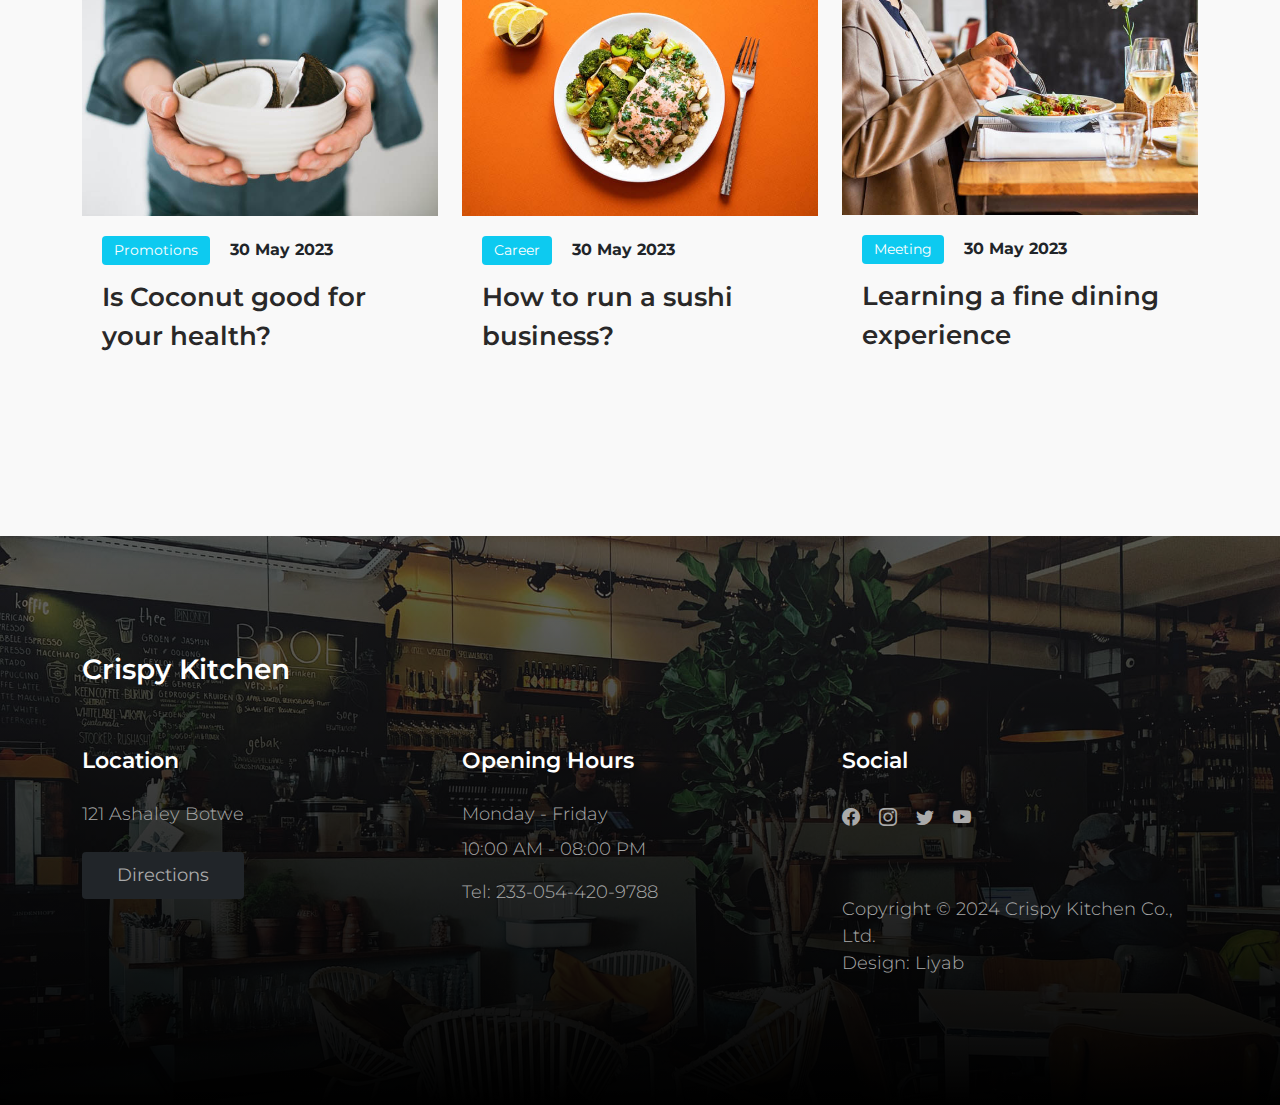
<file: news.html>
<!doctype html>
<html lang="en">
    <head>
        <meta charset="utf-8">
        <meta name="viewport" content="width=device-width, initial-scale=1">

        <meta name="description" content="">
        <meta name="author" content="">

        <title>Crispy Kitchen - News Section</title>

        <!-- CSS FILES --> 
        <link rel="preconnect" href="https://fonts.googleapis.com">
        
        <link rel="preconnect" href="https://fonts.gstatic.com" crossorigin>
        
        <link href="https://fonts.googleapis.com/css2?family=Montserrat:wght@300;400;600;700&display=swap" rel="stylesheet">                       
        <link href="css/bootstrap.min.css" rel="stylesheet">

        <link href="css/bootstrap-icons.css" rel="stylesheet">

        <link href="css/tooplate-crispy-kitchen.css" rel="stylesheet">
<!--

 Crispy Kitchen

https://github.com/12liyab-crispy-kitchen

-->
    </head>
    
    <body>
        
        <nav class="navbar navbar-expand-lg bg-white shadow-lg">
            <div class="container">
                <button class="navbar-toggler" type="button" data-bs-toggle="collapse" data-bs-target="#navbarNav" aria-controls="navbarNav" aria-expanded="false" aria-label="Toggle navigation">
                    <span class="navbar-toggler-icon"></span>
                </button>
                
                <a class="navbar-brand" href="index.html">
                    Crispy Kitchen
                </a>

                <div class="d-lg-none">
                    <button type="button" class="custom-btn btn btn-danger" data-bs-toggle="modal" data-bs-target="#BookingModal">Reservation</button>
                </div>

                <div class="collapse navbar-collapse" id="navbarNav">
                    <ul class="navbar-nav mx-auto">
                        <li class="nav-item">
                            <a class="nav-link" href="index.html">Home</a>
                        </li>

                        <li class="nav-item">
                            <a class="nav-link" href="about.html">Story</a>
                        </li>

                        <li class="nav-item">
                            <a class="nav-link" href="menu.html">Menu</a>
                        </li>

                        <li class="nav-item">
                            <a class="nav-link active" href="news.html">Our Updates</a>
                        </li>

                        <li class="nav-item">
                            <a class="nav-link" href="contact.html">Contact</a>
                        </li>
                    </ul>
                </div>

                <div class="d-none d-lg-block">
                    <button type="button" class="custom-btn btn btn-danger" data-bs-toggle="modal" data-bs-target="#BookingModal">Reservation</button>
                </div>

            </div>
        </nav>

        <main>

            <header class="site-header site-news-header">
                <div class="container">
                    <div class="row">

                        <div class="col-lg-10 col-12 mx-auto">
                            <h1 class="text-white">News &amp; Events</h1>

                            <strong class="text-white">our latest updates, news, events and special promotions</strong>
                        </div>

                    </div>
                </div>

                <div class="overlay"></div>
            </header>

            <section class="news section-padding bg-white">
                <div class="container">
                    <div class="row">

                        <h2 class="mb-lg-5 mb-4">Latest Updates</h2>
                        
                        <div class="col-lg-6 col-md-6 col-12">
                            <div class="news-thumb mb-4">
                                <a href="news-detail.html">
                                    <img src="images/news/pablo-merchan-montes-Orz90t6o0e4-unsplash.jpg" class="img-fluid news-image" alt="">
                                </a>
                                
                                <div class="news-text-info news-text-info-large">
                                    <span class="category-tag bg-danger">Featured</span>

                                    <h5 class="news-title mt-2">
                                        <a href="news-detail.html" class="news-title-link">How to make a healthy diet?</a>
                                    </h5>
                                </div>
                            </div> 
                        </div>

                        <div class="col-lg-6 col-md-6 col-12">
                            <div class="news-thumb mb-4">
                                <a href="news-detail.html">
                                    <img src="images/news/stefan-johnson-xIFbDeGcy44-unsplash.jpg" class="img-fluid news-image" alt="">
                                </a>
                                
                                <div class="news-text-info news-text-info-large">
                                    <span class="category-tag bg-danger">Featured</span>

                                    <h5 class="news-title mt-2">
                                        <a href="news-detail.html" class="news-title-link">Happy Living and happy eating tips</a>
                                    </h5>
                                </div>
                            </div> 
                        </div>

                    </div>
                </div>
            </section>

            <section class="news section-padding">
                <div class="container">
                    <div class="row">

                        <div class="col-12">
                            <h2 class="mb-lg-5 mb-4">News &amp; Events</h2>
                        </div>

                        <div class="col-lg-4 col-md-6 col-12">
                            <div class="news-thumb mb-4">
                                <a href="news-detail.html">
                                    <img src="images/news/gilles-lambert-S_LhjpfIdm4-unsplash.jpg" class="img-fluid news-image" alt="">
                                </a>
                                
                                <div class="news-text-info">
                                    <span class="category-tag me-3 bg-info">Promotions</span>

                                    <strong>30 May 2023</strong>

                                    <h5 class="news-title mt-2">
                                        <a href="news-detail.html" class="news-title-link">Is Coconut good for your health?</a>
                                    </h5>
                                </div>
                            </div> 
                        </div>

                        <div class="col-lg-4 col-md-6 col-12">
                            <div class="news-thumb mb-4">
                                <a href="news-detail.html">
                                    <img src="images/news/ella-olsson-mmnKI8kMxpc-unsplash.jpg" class="img-fluid news-image" alt="">
                                </a>
                                
                                <div class="news-text-info">
                                    <span class="category-tag me-3 bg-info">Career</span>

                                    <strong>30 May 2023</strong>

                                    <h5 class="news-title mt-2">
                                        <a href="news-detail.html" class="news-title-link">How to run a sushi business?</a>
                                    </h5>
                                </div>
                            </div> 
                        </div>

                        <div class="col-lg-4 col-md-6 col-12">
                            <div class="news-thumb mb-4">
                                <a href="news-detail.html">
                                    <img src="images/news/louis-hansel-GiIiRV0FjwU-unsplash.jpg" class="img-fluid news-image" alt="">
                                </a>
                                
                                <div class="news-text-info">
                                    <span class="category-tag me-3 bg-info">Meeting</span>

                                    <strong>30 May 2023</strong>

                                    <h5 class="news-title mt-2">
                                        <a href="news-detail.html" class="news-title-link">Learning a fine dining experience</a>
                                    </h5>
                                </div>
                            </div> 
                        </div>

                    </div>
                </div>
            </section>

        </main>

        <footer class="site-footer section-padding">
            
            <div class="container">
                
                <div class="row">

                    <div class="col-12">
                        <h4 class="text-white mb-4 me-5">Crispy Kitchen</h4>
                    </div>

                    <div class="col-lg-4 col-md-7 col-xs-12 tooplate-mt30">
                        <h6 class="text-white mb-lg-4 mb-3">Location</h6>

                        <p>121 Ashaley Botwe</p>

                        <a href="https://goo.gl/maps/wZVGLA7q64uC1s886" class="custom-btn btn btn-dark mt-2">Directions</a>
                    </div>

                    <div class="col-lg-4 col-md-5 col-xs-12 tooplate-mt30">
                        <h6 class="text-white mb-lg-4 mb-3">Opening Hours</h6>

                        <p class="mb-2">Monday - Friday</p>

                        <p>10:00 AM - 08:00 PM</p>

                        <p>Tel: <a href="tel: 010-02-0340" class="tel-link">233-054-420-9788</a></p>
                    </div>

                    <div class="col-lg-4 col-md-6 col-xs-12 tooplate-mt30">
                        <h6 class="text-white mb-lg-4 mb-3">Social</h6>

                        <ul class="social-icon">
                            <li><a href="#" class="social-icon-link bi-facebook"></a></li>

                            <li><a href="#" class="social-icon-link bi-instagram"></a></li>

                            <li><a href="#" class="social-icon-link bi-twitter"></a></li>

                            <li><a href="#" class="social-icon-link bi-youtube"></a></li>
                        </ul>
                    
                        <p class="copyright-text tooplate-mt60">Copyright © 2024 Crispy Kitchen Co., Ltd.
                        <br>Design: <a rel="nofollow" href="https://github.com/12liyab" target="_blank">Liyab</a></p>
                        
                    </div>

                </div><!-- row ending -->
                
             </div><!-- container ending -->
             
        </footer>

        <!-- Modal -->
        <div class="modal fade" id="BookingModal" tabindex="-1" aria-labelledby="BookingModal" aria-hidden="true">
            <div class="modal-dialog modal-dialog-centered modal-xl">
                <div class="modal-content">
                    <div class="modal-header">
                        <h3 class="mb-0">Reserve a table</h3>

                        <button type="button" class="btn-close" data-bs-dismiss="modal" aria-label="Close"></button>
                    </div>

                    <div class="modal-body d-flex flex-column justify-content-center">
                        <div class="booking">
                            
                            <form class="booking-form row" role="form" action="#" method="post">
                                <div class="col-lg-6 col-12">
                                    <label for="name" class="form-label">Full Name</label>

                                    <input type="text" name="name" id="name" class="form-control" placeholder="Your Name" required>
                                </div>

                                <div class="col-lg-6 col-12">
                                    <label for="email" class="form-label">Email Address</label>

                                    <input type="email" name="email" id="email" pattern="[^ @]*@[^ @]*" class="form-control" placeholder="your@email.com" required>
                                </div>

                                <div class="col-lg-6 col-12">
                                    <label for="phone" class="form-label">Phone Number</label>

                                    <input type="telephone" name="phone" id="phone" pattern="[0-9]{3}-[0-9]{3}-[0-9]{4}" class="form-control" placeholder="123-456-7890">
                                </div>

                                <div class="col-lg-6 col-12">
                                    <label for="people" class="form-label">Number of persons</label>

                                    <input type="text" name="people" id="people" class="form-control" placeholder="12 persons">
                                </div>

                                <div class="col-lg-6 col-12">
                                    <label for="date" class="form-label">Date</label>

                                    <input type="date" name="date" id="date" value="" class="form-control">
                                </div>

                                <div class="col-lg-6 col-12">
                                    <label for="time" class="form-label">Time</label>

                                    <select class="form-select form-control" name="time" id="time">
                                      <option value="5" selected>5:00 PM</option>
                                      <option value="6">6:00 PM</option>
                                      <option value="7">7:00 PM</option>
                                      <option value="8">8:00 PM</option>
                                      <option value="9">9:00 PM</option>
                                    </select>
                                </div>

                                <div class="col-12">
                                    <label for="message" class="form-label">Special Request</label>

                                    <textarea class="form-control" rows="4" id="message" name="message" placeholder=""></textarea>
                                </div>

                                <div class="col-lg-4 col-12 ms-auto">
                                    <button type="submit" class="form-control">Submit Request</button>
                                </div>
                            </form>
                        </div>
                    </div>

                    <div class="modal-footer"></div>
                    
                </div>
                
            </div>
        </div>
        
        <!-- JAVASCRIPT FILES -->
        <script src="js/jquery.min.js"></script>
        <script src="js/bootstrap.bundle.min.js"></script>
        <script src="js/custom.js"></script>

    </body>
</html>
</file>
<file: css/tooplate-crispy-kitchen.css>
/*

 Crispy Kitchen

https://github.com/12liyab/view/2129-crispy-kitchen

*/


/*---------------------------------------
  CUSTOM PROPERTIES ( VARIABLES )             
-----------------------------------------*/
:root {
  --white-color:                  #FFFFFF;
  --primary-color:                #f44749;
  --secondary-color:              #f3af24;
  --section-bg-color:             #F9F9F9;
  --dark-color:                   #000000;
  --title-color:                  #565758;
  --news-title-color:             #292828;
  --p-color:                      #717275;
  --border-color:                 #eaeaea;
  --border-radius-default:        .25rem;

  --body-font-family:             'Montserrat', sans-serif;

  --h1-font-size:                 76px;
  --h2-font-size:                 56px;
  --h3-font-size:                 42px;
  --h4-font-size:                 28px;
  --h5-font-size:                 26px;
  --h6-font-size:                 22px;

  --p-font-size:                  18px;
  --menu-font-size:               18px;
  --category-font-size:           14px;

  --font-weight-light:            300;
  --font-weight-normal:           400;
  --font-weight-semibold:         600;
  --font-weight-bold:             700;
}

body {
    background: var(--white-color);
    font-family: var(--body-font-family);    
    position: relative;
}

/*---------------------------------------
  TYPOGRAPHY               
-----------------------------------------*/

h2,
h3,
h4,
h5,
h6 {
  color: var(--dark-color);
  line-height: inherit;
}

h1,
h2,
h3,
h4,
h5,
h6 {
  font-weight: var(--font-weight-semibold);
}

h1,
h2 {
  font-weight: var(--font-weight-bold);
}

h1 {
  font-size: var(--h1-font-size);
  line-height: normal;
}

h2 {
  font-size: var(--h2-font-size);
}

h3 {
  font-size: var(--h3-font-size);
}

h4 {
  font-size: var(--h4-font-size);
}

h5 {
  font-size: var(--h5-font-size);
}

h6 {
  font-size: var(--h6-font-size);
}

p,
.list .list-item {
  color: var(--p-color);
  font-size: var(--p-font-size);
  font-weight: var(--font-weight-light);
}

a, 
button {
  touch-action: manipulation;
  transition: all 0.3s;
}

.form-label {
  color: var(--p-color);
  font-weight: var(--font-weight-semibold);
}

a {
  color: var(--secondary-color);
  text-decoration: none;
}

a:hover {
  color: var(--primary-color);
}

::selection {
  background: var(--primary-color);
  color: var(--white-color);
}

::-moz-selection {
  background: var(--primary-color);
  color: var(--white-color);
}

.section-padding {
  padding-top: 8rem;
  padding-bottom: 8rem;
}

b,
strong {
  font-weight: var(--font-weight-bold);
}


/*---------------------------------------
  CUSTOM BUTTON              
-----------------------------------------*/
.custom-btn {
  border: 0;
  color: var(--white-color);
  font-size: var(--menu-font-size);
  padding: 10px 35px;
}


/*---------------------------------------
  NAVIGATION              
-----------------------------------------*/
.navbar {
  background: var(--white-color);
  padding-top: 20px;
  padding-bottom: 20px;
}

.navbar-brand {
  color: var(--dark-color);
  font-size: var(--h5-font-size);
  font-weight: var(--font-weight-bold);
  margin-right: 0;
}

.navbar-expand-lg .navbar-nav .nav-link {
  padding-right: 1.5rem;
  padding-left: 1.5rem;
}

.navbar-expand-lg .nav-link {
  color: var(--p-color);
  font-weight: var(--font-weight-normal);
  font-size: var(--menu-font-size);
  padding-top: 15px;
  padding-bottom: 15px;
}

.navbar-nav .nav-link.active, 
.nav-link:focus, 
.nav-link:hover {
  color: var(--primary-color);
}

.nav-link:focus {
  color: var(--p-color);
}

.navbar-toggler {
  border: 0;
  padding: 0;
  cursor: pointer;
  margin: 0;
  width: 30px;
  height: 35px;
  outline: none;
}

.navbar-toggler:focus {
  outline: none;
  box-shadow: none;
}

.navbar-toggler[aria-expanded="true"] .navbar-toggler-icon {
  background: transparent;
}

.navbar-toggler[aria-expanded="true"] .navbar-toggler-icon:before,
.navbar-toggler[aria-expanded="true"] .navbar-toggler-icon:after {
  transition: top 300ms 50ms ease, -webkit-transform 300ms 350ms ease;
  transition: top 300ms 50ms ease, transform 300ms 350ms ease;
  transition: top 300ms 50ms ease, transform 300ms 350ms ease, -webkit-transform 300ms 350ms ease;
  top: 0;
}

.navbar-toggler[aria-expanded="true"] .navbar-toggler-icon:before {
  transform: rotate(45deg);
}

.navbar-toggler[aria-expanded="true"] .navbar-toggler-icon:after {
  transform: rotate(-45deg);
}

.navbar-toggler .navbar-toggler-icon {
  background: var(--dark-color);
  transition: background 10ms 300ms ease;
  display: block;
  width: 30px;
  height: 2px;
  position: relative;
}

.navbar-toggler .navbar-toggler-icon:before,
.navbar-toggler .navbar-toggler-icon:after {
  transition: top 300ms 350ms ease, -webkit-transform 300ms 50ms ease;
  transition: top 300ms 350ms ease, transform 300ms 50ms ease;
  transition: top 300ms 350ms ease, transform 300ms 50ms ease, -webkit-transform 300ms 50ms ease;
  position: absolute;
  right: 0;
  left: 0;
  background: var(--dark-color);
  width: 30px;
  height: 2px;
  content: '';
}

.navbar-toggler .navbar-toggler-icon:before {
  top: -8px;
}

.navbar-toggler .navbar-toggler-icon:after {
  top: 8px;
}


/*---------------------------------------
  SITE HEADER              
-----------------------------------------*/
.site-header {
  background-repeat: no-repeat;
  background-position: center;
  background-size: cover;
  padding-top: 10rem;
  padding-bottom: 10rem;
  text-align: center;
  position: relative;
}

.site-header .container {
  position: relative;
  z-index: 2;
}

.site-news-detail-header {
  background: transparent;
  text-align: left;
   padding-top: 6rem;
  padding-bottom: 6rem;
}

.site-about-header {
  background-image: url('../images/header/briana-tozour-V_Nkf1E-vYA-unsplash.jpg');
}

.site-menu-header {
  background-image: url('../images/header/luisa-brimble-aFzg83dvnAI-unsplash.jpg');
}

.site-news-header {
  background-image: url('../images/header/priscilla-du-preez-W3SEyZODn8U-unsplash.jpg');
}

.site-contact-header {
  background-image: url('../images/header/rod-long-I79Pgmhmy5M-unsplash.jpg');
}

.overlay {
  background: linear-gradient(to top, var(--dark-color), transparent 100%);
  position: absolute;
  top: 0;
  right: 0;
  bottom: 0;
  left: 0;
}


/*---------------------------------------
  HERO              
-----------------------------------------*/
.hero {
  position: relative;
  overflow: hidden;
  padding-top: 20.542rem;
  padding-bottom: 20.542rem;
}

.hero .container {
  position: absolute;
  z-index: 9;
  top: 50%;
  left: 50%;
  transform: translate(-50%, -50%);
  width: 100%;
}

.video-wrap {
  z-index: -100;
}

.custom-video {
  position: absolute;
  top: 0;
  left: 0;
  object-fit: cover;
  width: 100%;
  height: 100%;
}


/*---------------------------------------
  HERO SLIDE               
-----------------------------------------*/
.carousel-image {
  width: 100%;
  height: 100%;
  object-fit: cover;
}

.carousel-thumb {
  position: relative;
}

.carousel-caption {
  background: linear-gradient(to top, var(--dark-color), transparent 90%);
  text-align: left;
  position: absolute;
  right: 0;
  bottom: 0;
  left: 0;
  padding: 60px 40px;
}

.hero-carousel .reviews-text,
.hero-text {
  color: var(--white-color);
}

.price-tag {
  background: var(--white-color);
  border-radius: 100px;
  color: var(--secondary-color);
  font-size: var(--menu-font-size);
  font-weight: var(--font-weight-semibold);
  display: inline-block;
  width: 84px;
  height: 64px;
  line-height: 64px;
  text-align: center;
}

.hero-carousel .carousel-control-prev,
.hero-carousel .carousel-control-next {
  position: absolute;
  top: auto;
  bottom: 0;
  opacity: 1;
}

.hero-carousel .carousel-control-prev,
.hero-carousel .carousel-control-next {
  background: var(--secondary-color);
  width: 60px;
  height: 60px;
  text-align: center;
}

.hero-carousel .carousel-control-prev {
  left: auto;
  right: 60px;
}

.hero-carousel .carousel-control-next {
  background: var(--primary-color);
  right: 0;
}

.hero-carousel .carousel-control-prev:hover, 
.hero-carousel .carousel-control-next:hover {
  background: var(--dark-color);
}

.hero-carousel .carousel-control-prev-icon,
.hero-carousel .carousel-control-next-icon {
  background-image: none;
  width: inherit;
  height: inherit;
  line-height: 60px;
}

.hero-carousel .carousel-control-prev-icon::before,
.hero-carousel .carousel-control-next-icon::before {
  font-family: bootstrap-icons;
  display: block;
  margin: auto;
  font-size: var(--h5-font-size);
  color: var(--white-color);
}

.hero-carousel .carousel-control-prev-icon::before {
  content: "\f13f";
}

.hero-carousel .carousel-control-next-icon::before {
  content: "\f144";
}

.reviews-icon {
  color: var(--secondary-color);
}


/*---------------------------------------
  MENU               
-----------------------------------------*/
.menu,
.about,
.news,
.related-news,
.newsletter,
.comments {
  background: var(--section-bg-color);
}

.menu-thumb {
  position: relative;
  overflow: hidden;
}

.menu-info {
  padding: 20px 20px 30px 20px;
}

.menu-image {
  display: block;
}

.menu-image-wrap {
  position: relative;
}

.menu-tag {
  position: absolute;
  top: 0;
  right: 0;
  margin: 20px;
}

.newsletter-image {
  border-radius: 100%;
  object-fit: cover;
  display: block;
  margin: 0 auto;
  max-width: 450px;
  max-height: 450px;
}


/*---------------------------------------
  NEWS               
-----------------------------------------*/
.news-thumb {
  position: relative;
  overflow: hidden;
}

.news-thumb > a {
  display: block;
  width: 100%;
  height: 100%;
  position: relative;
  z-index: 2;
  transition: all 0.3s ease-out;
}

.news-thumb > a:hover {
  transform: scale(1.2);
}

.news-text-info {
  background: var(--section-bg-color);
  position: relative;
  z-index: 2;
  padding: 20px;
  transition: all 0.3s ease-out;
}

.related-news .news-text-info {
  background: var(--white-color);
}

.news-text-info-large {
  background: linear-gradient(to top, var(--dark-color), transparent 90%);
  position: absolute;
  z-index: 2;
  bottom: 0;
  right: 0;
  left: 0;
  pointer-events: none;
}

.news-text-info-large .news-title-link {
  color: var(--white-color);
}

.news-title-link {
  color: var(--news-title-color);
}

.news-image {
  display: block;
  width: 100%;
  transition: all 0.3s ease-out;
}

.news-image:hover {
  transform: scale(1.2);
}

.category-tag,
.menu-tag {
  background: var(--dark-color);
  border-radius: var(--border-radius-default);
  color: var(--white-color);
  font-size: var(--category-font-size);
  display: inline-block;
  padding: 4px 12px;
}

.category-tag {
  margin-bottom: 5px;
}

.comment-form {
  margin-bottom: 60px;
}

.news-author {
  border-bottom: 1px solid rgba(0,0,0,0.05);
  margin-bottom: 30px;
  padding-left: 15px;
  padding-right: 15px;
  padding-bottom: 30px;
}

.news-author:last-child {
  border-bottom: 0;
  padding-bottom: 0;
}

.news-author-image {
  border-radius: 100px;
  object-fit: cover;
  width: 70px;
  height: 70px;
}


/*---------------------------------------
  CUSTOM FORM            
-----------------------------------------*/
.custom-form .form-control {
  margin-bottom: 20px;
  padding: 14px 10px;
  transition: all 0.3s;
}

.custom-form button[type="submit"] {
  background: var(--dark-color);
  border: 0;
  color: var(--white-color);
  text-transform: uppercase;
}

.custom-form button[type="submit"]:hover {
  background: var(--primary-color);
}


/*---------------------------------------
  SUBSCRIBE FORM            
-----------------------------------------*/
.subscribe-form .form-control {
  margin-top: 20px;
  margin-bottom: 10px;
}


/*---------------------------------------
  BOOKING FORM            
-----------------------------------------*/
#BookingModal .modal-content {
  border: 0;
  overflow: hidden;
}

#BookingModal .modal-content::before {
  content: "";
  background-color: var(--white-color);
  background-image: url('../images/sincerely-media-HoEYgBL_Gcs-unsplash.jpg');
  background-repeat: no-repeat;
  background-position: top;
  background-size: cover;
  width: 60%;
  height: 100%;
  position: absolute;
  top: 0;
  right: 0;
}

#BookingModal .modal-header {
  border-bottom: 0;
  position: relative;
  padding: 26px 32px 0 32px;
}

#BookingModal .modal-body {
  padding: 38px 32px;
  padding-right: 35%;
}

#BookingModal .modal-footer {
  border-top: 0;
  padding: 0;
}

.booking-form .form-control {
  font-weight: var(--font-weight-normal);
  padding-top: 12px;
  padding-bottom: 12px;
  margin-bottom: 25px;
  transition: all 0.3s;
}

.booking-form button[type="submit"] {
  background: var(--dark-color);
  border: 0;
  font-weight: var(--font-weight-semibold);
  color: var(--white-color);
  text-transform: uppercase;
  margin-bottom: 0;
}

.booking-form button[type="submit"]:hover {
  background: var(--primary-color);
}

.BgImage {
  background-image: url('../images/alex-haney-CAhjZmVk5H4-unsplash.jpg');
  background-repeat: no-repeat;
  background-size: cover;
  background-attachment: fixed;
  height: 500px;
}


/*---------------------------------------
  FOOTER              
-----------------------------------------*/
.site-footer {
  background-image: url('../images/daan-evers-tKN1WXrzQ3s-unsplash.jpg');
  background-repeat: no-repeat;
  background-position: center;
  background-size: cover;
  padding-top: 7rem;
  padding-bottom: 7rem;
  position: relative;
}

.site-footer::before {
  content: "";
  background: linear-gradient(to top, var(--dark-color), transparent 200%);
  position: absolute;
  top: 0;
  right: 0;
  bottom: 0;
  left: 0;
}

.site-footer .container {
  position: relative;
}

.tooplate-mt30 {
	margin-top: 30px;
}
.tooplate-mt60 {
	margin-top: 60px;
}

.copyright-text {
  font-size: var(--menu-font-size);
}

.tel-link {
  color: var(--p-color);
}

.site-footer a:hover {
  color: var(--white-color);
}

.site-footer a {
  	color: #AAA;;
}

.site-footer p {
	color: #AAA;
}


/*---------------------------------------
  SOCIAL ICON               
-----------------------------------------*/
.social-icon {
  margin: 0;
  padding: 0;
}

.social-icon li {
  list-style: none;
  display: inline-block;
  vertical-align: top;
  transition: all 0.3s;
}

.social-icon:hover li:not(:hover) {
  opacity: 0.65;
}

.social-icon-link {
  color: var(--p-color);
  font-size: var(--p-font-size);
  display: inline-block;
  vertical-align: top;
  margin-top: 4px;
  margin-bottom: 4px;
  margin-right: 15px;
}

.social-icon-link:hover {
  color: var(--primary-color);
}


/*---------------------------------------
  RESPONSIVE STYLES               
-----------------------------------------*/
@media screen and (max-width: 1180px) {
  h1 {
    font-size: 62px;
  }
}

@media screen and (max-width: 1170px) {
  h1 {
    font-size: 56px;
  }
}


@media screen and (max-width: 991px) {
  h1 {
    font-size: 38px;
  }

  h2 {
    font-size: 32px;
  }

  h3 {
    font-size: 26px;
  }

  h4 {
    font-size: 24px;
  }

  h5 {
    font-size: 20px;
  }

  h6 {
    font-size: 18px;
  }

  .site-header,
  .section-padding {
    padding-top: 5rem;
    padding-bottom: 5rem;
  }

  .navbar {
    padding-top: 10px;
    padding-bottom: 10px;
  }

  .navbar-nav .nav-link {
    padding-top: 5px;
    padding-bottom: 10px;
  }

  #BookingModal .modal-content {
    padding-bottom: 200px;
  }

  #BookingModal .modal-content::before {
    background-image: url('../images/sincerely-media-HoEYgBL_Gcs-unsplash-mobile.jpg');
    background-position: bottom;
    top: auto;
    left: 0;
    bottom: 0;
    width: 100%;
    height: 200px;
    transform: rotate(180deg);
  }

  #BookingModal .modal-body {
    padding-top: 18px;
    padding-right: 32px;
  }
}

@media screen and (max-width: 480px) {
  .newsletter-image {
    max-width: 310px;
    max-height: 310px;
  }

  .hero-carousel .carousel-control-prev,
  .hero-carousel .carousel-control-next {
    width: 50px;
    height: 50px;
  }
}
</file>
